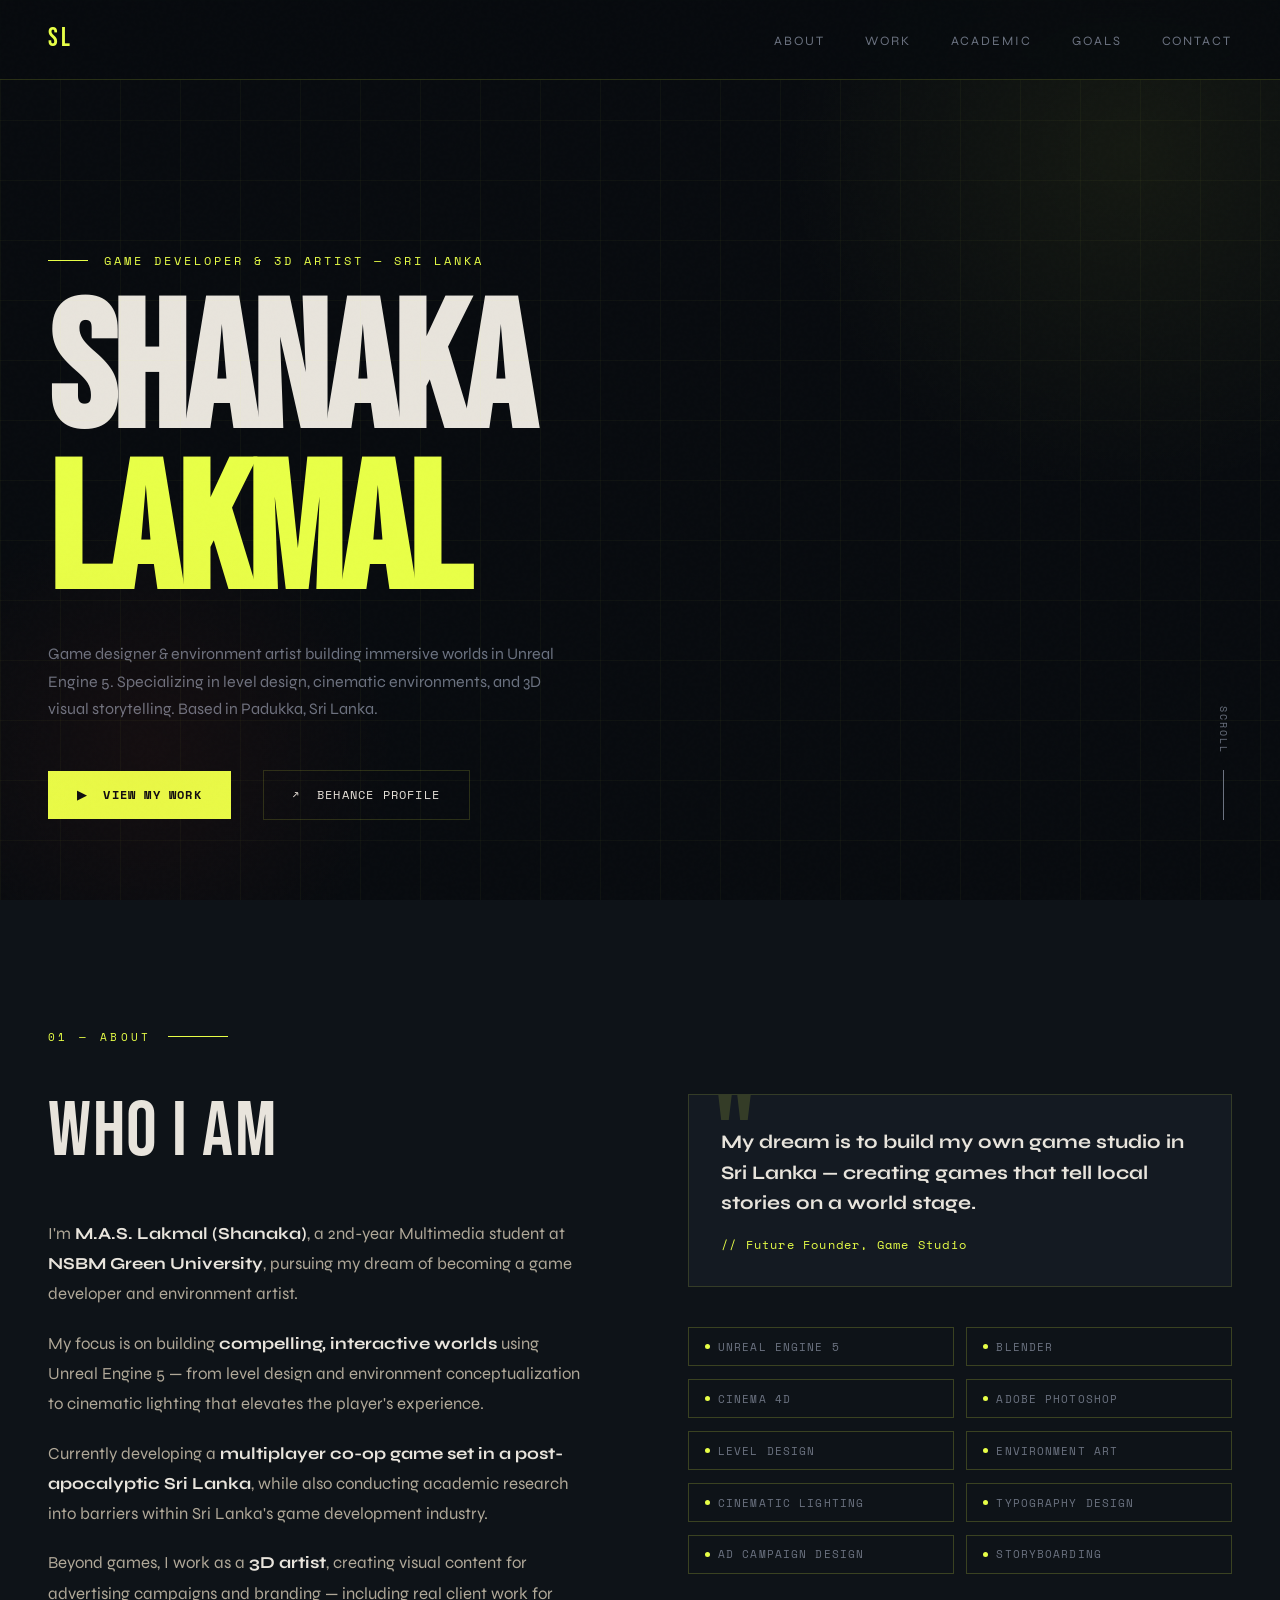
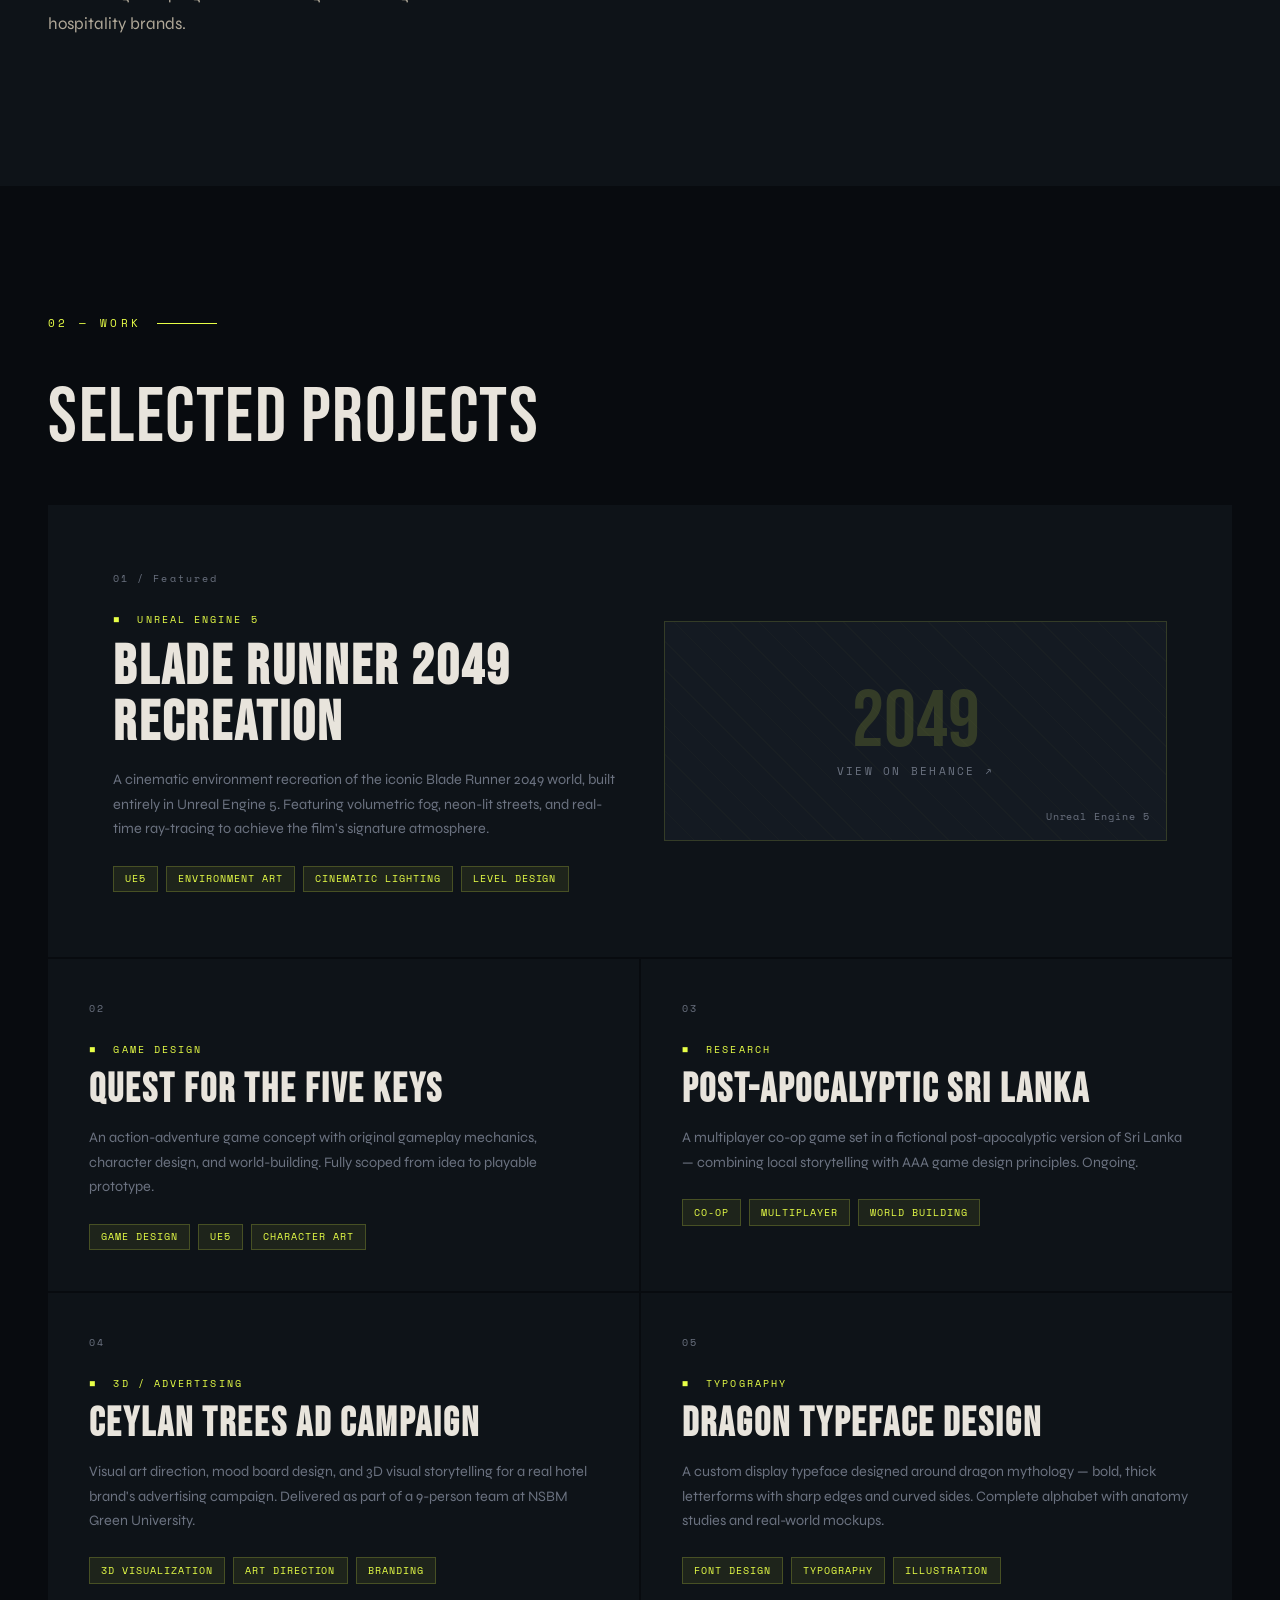
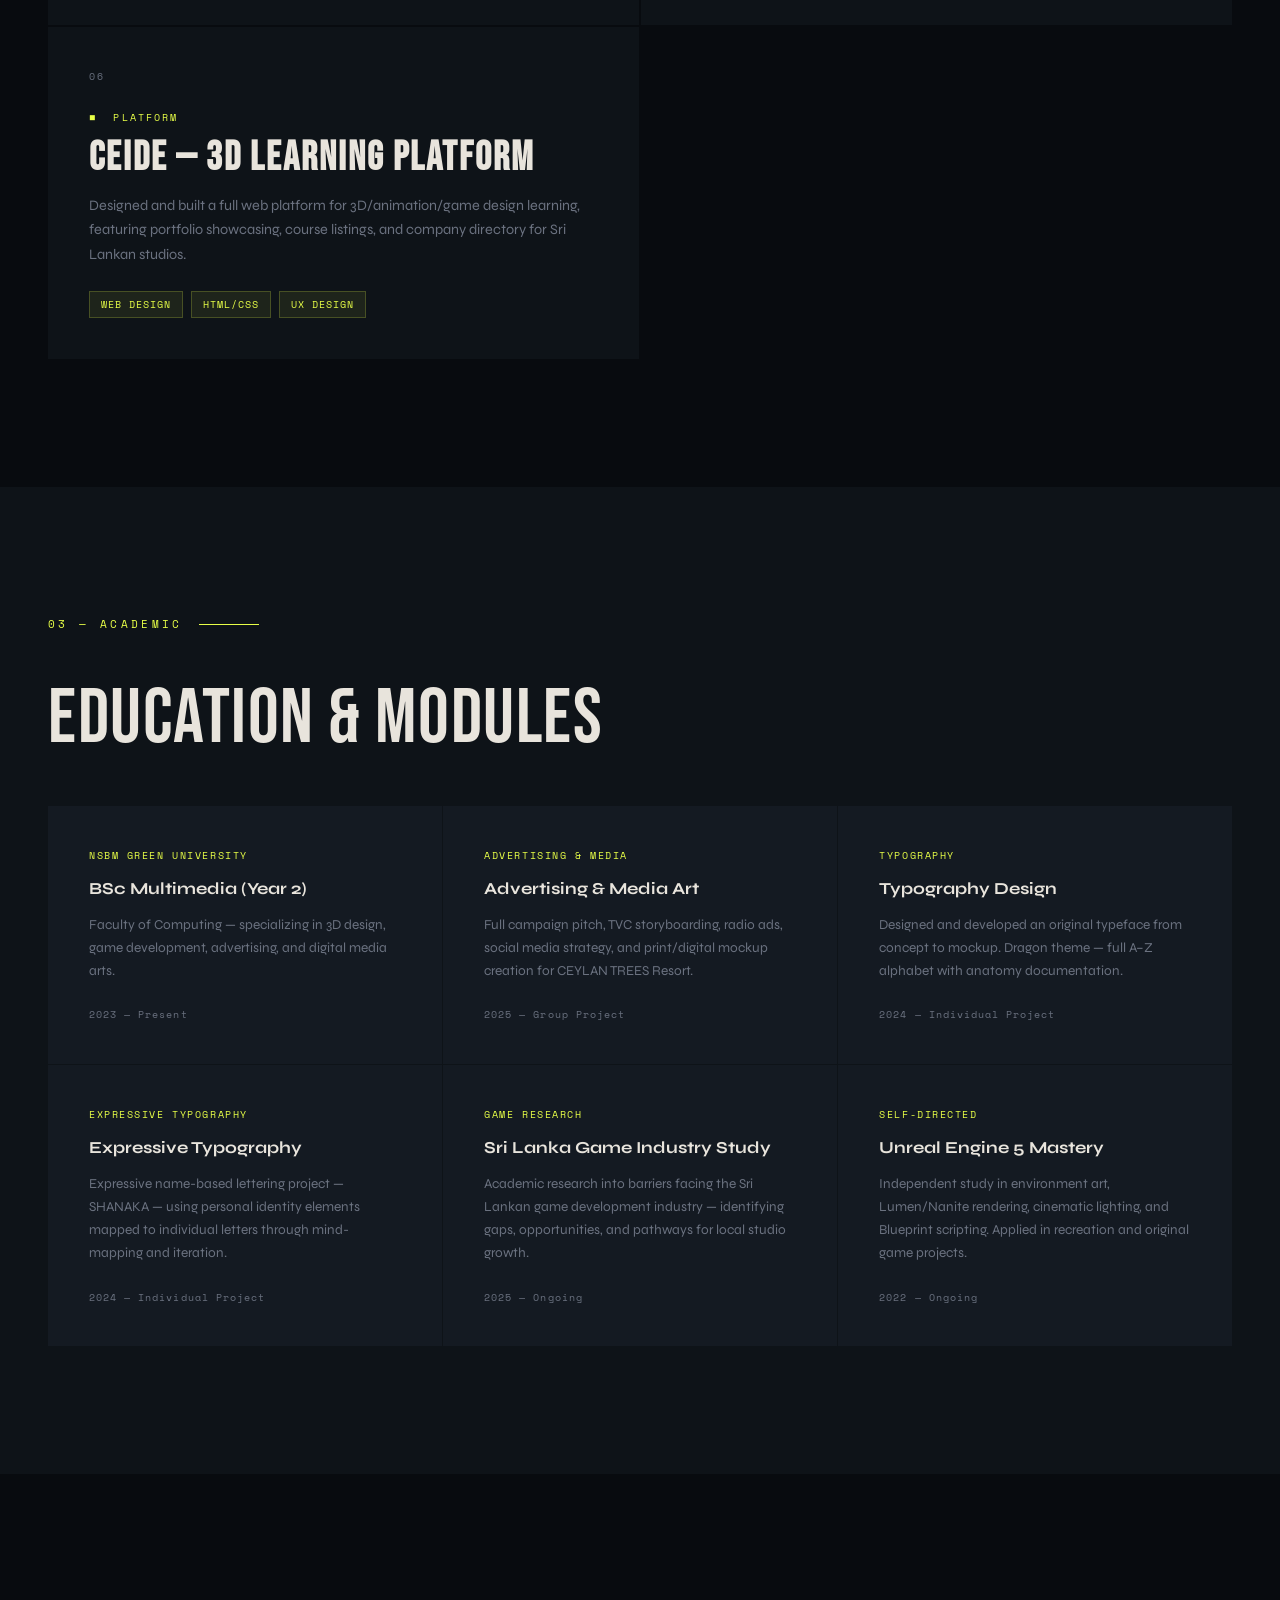
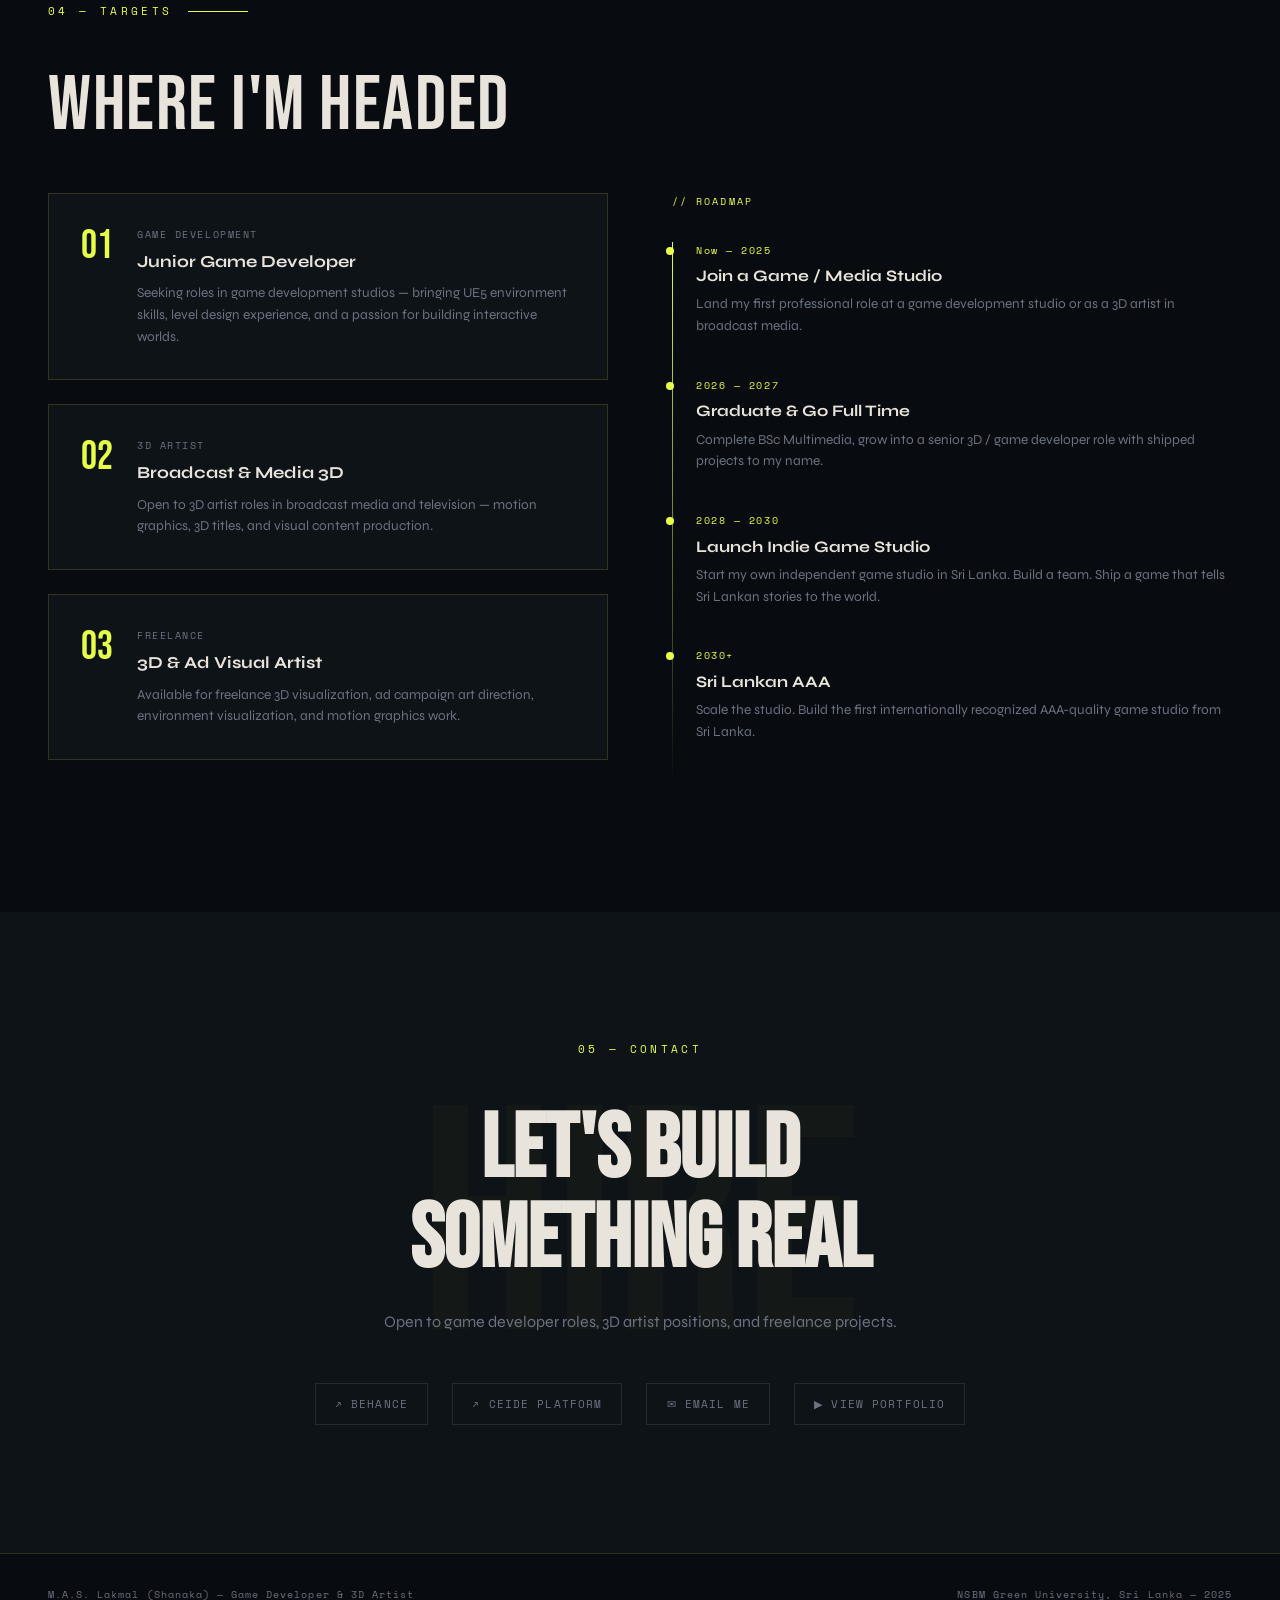
<file: Index.html>
<!DOCTYPE html>
<html lang="en">
<head>
<meta charset="UTF-8">
<meta name="viewport" content="width=device-width, initial-scale=1.0">
<title>Shanaka Lakmal — Game Developer & 3D Artist</title>
<link rel="preconnect" href="https://fonts.googleapis.com">
<link href="https://fonts.googleapis.com/css2?family=Bebas+Neue&family=Syne:wght@400;700;800&family=Space+Mono:ital,wght@0,400;0,700;1,400&display=swap" rel="stylesheet">
<style>
  :root {
    --bg: #080b0f;
    --bg2: #0e1318;
    --bg3: #141a22;
    --accent: #e8ff47;
    --accent2: #ff4b2b;
    --text: #e8e4dc;
    --muted: #6b7280;
    --border: rgba(232,255,71,0.15);
  }
  *, *::before, *::after { box-sizing: border-box; margin: 0; padding: 0; }
  html { scroll-behavior: smooth; }
  body {
    background: var(--bg);
    color: var(--text);
    font-family: 'Syne', sans-serif;
    font-size: 16px;
    line-height: 1.6;
    overflow-x: hidden;
  }

  /* NOISE TEXTURE OVERLAY */
  body::before {
    content: '';
    position: fixed;
    inset: 0;
    background-image: url("data:image/svg+xml,%3Csvg viewBox='0 0 256 256' xmlns='http://www.w3.org/2000/svg'%3E%3Cfilter id='noise'%3E%3CfeTurbulence type='fractalNoise' baseFrequency='0.9' numOctaves='4' stitchTiles='stitch'/%3E%3C/filter%3E%3Crect width='100%25' height='100%25' filter='url(%23noise)' opacity='0.03'/%3E%3C/svg%3E");
    pointer-events: none;
    z-index: 9999;
    opacity: 0.4;
  }

  /* NAV */
  nav {
    position: fixed;
    top: 0; left: 0; right: 0;
    z-index: 100;
    display: flex;
    justify-content: space-between;
    align-items: center;
    padding: 1.2rem 3rem;
    background: rgba(8,11,15,0.85);
    backdrop-filter: blur(12px);
    border-bottom: 1px solid var(--border);
  }
  .nav-logo {
    font-family: 'Bebas Neue', sans-serif;
    font-size: 1.6rem;
    letter-spacing: 0.1em;
    color: var(--accent);
    text-decoration: none;
  }
  .nav-links { display: flex; gap: 2.5rem; list-style: none; }
  .nav-links a {
    color: var(--muted);
    text-decoration: none;
    font-size: 0.8rem;
    letter-spacing: 0.15em;
    text-transform: uppercase;
    transition: color 0.2s;
  }
  .nav-links a:hover { color: var(--accent); }

  /* HERO */
  .hero {
    min-height: 100vh;
    display: flex;
    flex-direction: column;
    justify-content: flex-end;
    padding: 0 3rem 5rem;
    position: relative;
    overflow: hidden;
  }
  .hero-grid-bg {
    position: absolute;
    inset: 0;
    background-image:
      linear-gradient(rgba(232,255,71,0.03) 1px, transparent 1px),
      linear-gradient(90deg, rgba(232,255,71,0.03) 1px, transparent 1px);
    background-size: 60px 60px;
  }
  .hero-glow {
    position: absolute;
    top: -200px; right: -200px;
    width: 700px; height: 700px;
    background: radial-gradient(circle, rgba(232,255,71,0.06) 0%, transparent 70%);
    pointer-events: none;
  }
  .hero-glow2 {
    position: absolute;
    bottom: -100px; left: -100px;
    width: 500px; height: 500px;
    background: radial-gradient(circle, rgba(255,75,43,0.05) 0%, transparent 70%);
    pointer-events: none;
  }
  .hero-eyebrow {
    font-family: 'Space Mono', monospace;
    font-size: 0.75rem;
    letter-spacing: 0.25em;
    color: var(--accent);
    text-transform: uppercase;
    margin-bottom: 1.5rem;
    display: flex;
    align-items: center;
    gap: 1rem;
  }
  .hero-eyebrow::before {
    content: '';
    display: block;
    width: 40px;
    height: 1px;
    background: var(--accent);
  }
  .hero-name {
    font-family: 'Bebas Neue', sans-serif;
    font-size: clamp(5rem, 14vw, 13rem);
    line-height: 0.9;
    letter-spacing: -0.02em;
    color: var(--text);
  }
  .hero-name span { color: var(--accent); }
  .hero-subtitle {
    margin-top: 1.5rem;
    font-size: 1rem;
    color: var(--muted);
    max-width: 520px;
    line-height: 1.7;
  }
  .hero-bottom {
    display: flex;
    align-items: center;
    gap: 2rem;
    margin-top: 3rem;
    flex-wrap: wrap;
  }
  .btn-primary {
    display: inline-flex;
    align-items: center;
    gap: 0.6rem;
    background: var(--accent);
    color: #080b0f;
    font-family: 'Space Mono', monospace;
    font-size: 0.75rem;
    font-weight: 700;
    letter-spacing: 0.1em;
    text-transform: uppercase;
    padding: 0.9rem 1.8rem;
    text-decoration: none;
    transition: transform 0.2s, box-shadow 0.2s;
  }
  .btn-primary:hover { transform: translateY(-2px); box-shadow: 0 8px 30px rgba(232,255,71,0.25); }
  .btn-secondary {
    display: inline-flex;
    align-items: center;
    gap: 0.6rem;
    border: 1px solid var(--border);
    color: var(--text);
    font-family: 'Space Mono', monospace;
    font-size: 0.75rem;
    letter-spacing: 0.1em;
    text-transform: uppercase;
    padding: 0.9rem 1.8rem;
    text-decoration: none;
    transition: border-color 0.2s, color 0.2s;
  }
  .btn-secondary:hover { border-color: var(--accent); color: var(--accent); }
  .hero-scroll {
    position: absolute;
    right: 3rem;
    bottom: 5rem;
    writing-mode: vertical-lr;
    font-family: 'Space Mono', monospace;
    font-size: 0.65rem;
    letter-spacing: 0.2em;
    color: var(--muted);
    text-transform: uppercase;
    display: flex;
    align-items: center;
    gap: 1rem;
  }
  .hero-scroll::after {
    content: '';
    display: block;
    width: 1px;
    height: 50px;
    background: var(--muted);
    animation: scrollLine 1.5s ease-in-out infinite;
  }
  @keyframes scrollLine {
    0%, 100% { opacity: 0.3; transform: scaleY(1); }
    50% { opacity: 1; transform: scaleY(1.3); }
  }

  /* SECTION COMMON */
  section { padding: 8rem 3rem; }
  .section-label {
    font-family: 'Space Mono', monospace;
    font-size: 0.7rem;
    letter-spacing: 0.3em;
    text-transform: uppercase;
    color: var(--accent);
    margin-bottom: 3rem;
    display: flex;
    align-items: center;
    gap: 1rem;
  }
  .section-label::after {
    content: '';
    flex: 1;
    max-width: 60px;
    height: 1px;
    background: var(--accent);
  }
  .section-title {
    font-family: 'Bebas Neue', sans-serif;
    font-size: clamp(3rem, 6vw, 6rem);
    line-height: 1;
    letter-spacing: 0.02em;
    margin-bottom: 3rem;
  }

  /* ABOUT */
  .about { background: var(--bg2); }
  .about-inner {
    display: grid;
    grid-template-columns: 1fr 1fr;
    gap: 6rem;
    align-items: start;
  }
  .about-bio { font-size: 1.05rem; line-height: 1.8; color: #b0a898; }
  .about-bio p { margin-bottom: 1.2rem; }
  .about-bio strong { color: var(--text); }
  .about-dream {
    background: var(--bg3);
    border: 1px solid var(--border);
    padding: 2rem;
    position: relative;
    overflow: hidden;
  }
  .about-dream::before {
    content: '"';
    position: absolute;
    top: -1rem;
    left: 1.5rem;
    font-family: 'Bebas Neue', sans-serif;
    font-size: 8rem;
    color: var(--accent);
    opacity: 0.15;
    line-height: 1;
  }
  .dream-text {
    font-family: 'Syne', sans-serif;
    font-size: 1.2rem;
    font-weight: 700;
    line-height: 1.6;
    color: var(--text);
    position: relative;
    z-index: 1;
  }
  .dream-sub {
    margin-top: 1rem;
    font-family: 'Space Mono', monospace;
    font-size: 0.75rem;
    color: var(--accent);
    letter-spacing: 0.1em;
  }
  .skills-grid {
    margin-top: 2.5rem;
    display: grid;
    grid-template-columns: 1fr 1fr;
    gap: 0.8rem;
  }
  .skill-tag {
    font-family: 'Space Mono', monospace;
    font-size: 0.7rem;
    letter-spacing: 0.1em;
    text-transform: uppercase;
    padding: 0.6rem 1rem;
    border: 1px solid rgba(232,255,71,0.2);
    color: var(--muted);
    display: flex;
    align-items: center;
    gap: 0.5rem;
    transition: border-color 0.2s, color 0.2s;
  }
  .skill-tag:hover { border-color: var(--accent); color: var(--accent); }
  .skill-dot {
    width: 5px; height: 5px;
    background: var(--accent);
    border-radius: 50%;
    flex-shrink: 0;
  }

  /* WORK */
  .work { background: var(--bg); }
  .projects-grid {
    display: grid;
    grid-template-columns: 1fr 1fr;
    gap: 1.5px;
  }
  .project-card {
    background: var(--bg2);
    padding: 2.5rem;
    position: relative;
    overflow: hidden;
    cursor: pointer;
    text-decoration: none;
    color: inherit;
    display: block;
    transition: background 0.3s;
    border: 1px solid transparent;
  }
  .project-card:hover { background: var(--bg3); border-color: var(--border); }
  .project-card.featured {
    grid-column: 1 / -1;
    display: grid;
    grid-template-columns: 1fr 1fr;
    gap: 3rem;
    align-items: center;
    padding: 4rem;
  }
  .project-number {
    font-family: 'Space Mono', monospace;
    font-size: 0.65rem;
    color: var(--muted);
    letter-spacing: 0.2em;
    margin-bottom: 1.5rem;
  }
  .project-cat {
    font-family: 'Space Mono', monospace;
    font-size: 0.65rem;
    letter-spacing: 0.2em;
    text-transform: uppercase;
    color: var(--accent);
    margin-bottom: 0.8rem;
    display: flex;
    align-items: center;
    gap: 0.5rem;
  }
  .project-title {
    font-family: 'Bebas Neue', sans-serif;
    font-size: 2.5rem;
    letter-spacing: 0.05em;
    line-height: 1;
    margin-bottom: 1rem;
    color: var(--text);
  }
  .project-card.featured .project-title { font-size: 3.5rem; }
  .project-desc {
    font-size: 0.9rem;
    color: var(--muted);
    line-height: 1.7;
    margin-bottom: 1.5rem;
  }
  .project-tags {
    display: flex;
    flex-wrap: wrap;
    gap: 0.5rem;
  }
  .tag {
    font-family: 'Space Mono', monospace;
    font-size: 0.6rem;
    letter-spacing: 0.1em;
    text-transform: uppercase;
    padding: 0.3rem 0.7rem;
    background: rgba(232,255,71,0.07);
    color: var(--accent);
    border: 1px solid rgba(232,255,71,0.2);
  }
  .project-visual {
    background: var(--bg3);
    border: 1px solid var(--border);
    display: flex;
    align-items: center;
    justify-content: center;
    min-height: 220px;
    position: relative;
    overflow: hidden;
  }
  .project-visual .vis-icon {
    font-size: 4rem;
    opacity: 0.15;
  }
  .project-visual .vis-label {
    position: absolute;
    bottom: 1rem;
    right: 1rem;
    font-family: 'Space Mono', monospace;
    font-size: 0.6rem;
    color: var(--muted);
    letter-spacing: 0.1em;
  }
  .ue5-bg {
    position: absolute;
    inset: 0;
    background:
      repeating-linear-gradient(
        45deg,
        rgba(232,255,71,0.02) 0px,
        rgba(232,255,71,0.02) 1px,
        transparent 1px,
        transparent 20px
      );
  }

  /* ACADEMIC */
  .academic { background: var(--bg2); }
  .academic-grid {
    display: grid;
    grid-template-columns: repeat(3, 1fr);
    gap: 1.5px;
  }
  .academic-card {
    background: var(--bg3);
    padding: 2.5rem;
    border: 1px solid transparent;
    transition: border-color 0.2s;
  }
  .academic-card:hover { border-color: var(--border); }
  .academic-module {
    font-family: 'Space Mono', monospace;
    font-size: 0.65rem;
    color: var(--accent);
    letter-spacing: 0.15em;
    text-transform: uppercase;
    margin-bottom: 0.8rem;
  }
  .academic-title {
    font-family: 'Syne', sans-serif;
    font-size: 1.05rem;
    font-weight: 700;
    margin-bottom: 0.8rem;
    line-height: 1.4;
  }
  .academic-desc {
    font-size: 0.85rem;
    color: var(--muted);
    line-height: 1.7;
  }
  .academic-year {
    margin-top: 1.5rem;
    font-family: 'Space Mono', monospace;
    font-size: 0.65rem;
    color: var(--muted);
    letter-spacing: 0.1em;
  }

  /* GOALS */
  .goals { background: var(--bg); }
  .goals-inner {
    display: grid;
    grid-template-columns: 1fr 1fr;
    gap: 4rem;
    align-items: start;
  }
  .target-card {
    background: var(--bg2);
    border: 1px solid var(--border);
    padding: 2rem;
    display: flex;
    gap: 1.5rem;
    align-items: flex-start;
    transition: transform 0.2s;
    margin-bottom: 1.5rem;
  }
  .target-card:hover { transform: translateX(8px); }
  .target-num {
    font-family: 'Bebas Neue', sans-serif;
    font-size: 2.5rem;
    color: var(--accent);
    line-height: 1;
    flex-shrink: 0;
  }
  .target-content .target-label {
    font-family: 'Space Mono', monospace;
    font-size: 0.65rem;
    letter-spacing: 0.15em;
    text-transform: uppercase;
    color: var(--muted);
    margin-bottom: 0.4rem;
  }
  .target-content .target-name {
    font-family: 'Syne', sans-serif;
    font-size: 1.05rem;
    font-weight: 700;
    color: var(--text);
    margin-bottom: 0.4rem;
  }
  .target-content .target-desc {
    font-size: 0.85rem;
    color: var(--muted);
    line-height: 1.6;
  }
  .roadmap {
    position: relative;
    padding-left: 1.5rem;
  }
  .roadmap::before {
    content: '';
    position: absolute;
    left: 0; top: 0; bottom: 0;
    width: 1px;
    background: linear-gradient(to bottom, var(--accent), transparent);
  }
  .roadmap-item {
    padding-bottom: 2.5rem;
    position: relative;
  }
  .roadmap-item::before {
    content: '';
    position: absolute;
    left: -1.9rem;
    top: 5px;
    width: 8px; height: 8px;
    background: var(--accent);
    border-radius: 50%;
  }
  .roadmap-year {
    font-family: 'Space Mono', monospace;
    font-size: 0.65rem;
    letter-spacing: 0.15em;
    color: var(--accent);
    margin-bottom: 0.3rem;
  }
  .roadmap-title {
    font-family: 'Syne', sans-serif;
    font-weight: 700;
    font-size: 1rem;
    color: var(--text);
    margin-bottom: 0.3rem;
  }
  .roadmap-desc {
    font-size: 0.85rem;
    color: var(--muted);
    line-height: 1.6;
  }

  /* CONTACT */
  .contact {
    background: var(--bg2);
    text-align: center;
    padding: 8rem 3rem;
    position: relative;
    overflow: hidden;
  }
  .contact::before {
    content: 'HIRE';
    position: absolute;
    top: 50%;
    left: 50%;
    transform: translate(-50%, -50%);
    font-family: 'Bebas Neue', sans-serif;
    font-size: 25vw;
    color: rgba(232,255,71,0.025);
    white-space: nowrap;
    pointer-events: none;
    line-height: 1;
  }
  .contact .section-label { justify-content: center; }
  .contact .section-label::after { display: none; }
  .contact-cta {
    font-family: 'Bebas Neue', sans-serif;
    font-size: clamp(3rem, 7vw, 7rem);
    line-height: 1;
    margin-bottom: 1.5rem;
    position: relative;
    z-index: 1;
  }
  .contact-sub {
    font-size: 1rem;
    color: var(--muted);
    margin-bottom: 3rem;
    position: relative;
    z-index: 1;
  }
  .contact-links {
    display: flex;
    justify-content: center;
    gap: 1.5rem;
    flex-wrap: wrap;
    position: relative;
    z-index: 1;
  }
  .contact-link {
    display: flex;
    align-items: center;
    gap: 0.5rem;
    font-family: 'Space Mono', monospace;
    font-size: 0.7rem;
    letter-spacing: 0.1em;
    text-transform: uppercase;
    color: var(--muted);
    text-decoration: none;
    border: 1px solid rgba(255,255,255,0.1);
    padding: 0.7rem 1.2rem;
    transition: color 0.2s, border-color 0.2s;
  }
  .contact-link:hover { color: var(--accent); border-color: var(--accent); }

  /* FOOTER */
  footer {
    background: var(--bg);
    padding: 2rem 3rem;
    display: flex;
    justify-content: space-between;
    align-items: center;
    border-top: 1px solid var(--border);
  }
  footer p {
    font-family: 'Space Mono', monospace;
    font-size: 0.65rem;
    color: var(--muted);
    letter-spacing: 0.1em;
  }

  /* FADE IN */
  .fade-in {
    opacity: 0;
    transform: translateY(24px);
    transition: opacity 0.7s ease, transform 0.7s ease;
  }
  .fade-in.visible {
    opacity: 1;
    transform: translateY(0);
  }

  /* TYPEWRITER */
  .typewriter {
    border-right: 2px solid var(--accent);
    animation: blink 0.75s step-end infinite;
  }
  @keyframes blink { 0%,100%{border-color:var(--accent)} 50%{border-color:transparent} }

  @media (max-width: 768px) {
    nav { padding: 1rem 1.5rem; }
    .nav-links { display: none; }
    .hero { padding: 0 1.5rem 4rem; }
    section { padding: 5rem 1.5rem; }
    .about-inner, .goals-inner { grid-template-columns: 1fr; gap: 3rem; }
    .projects-grid { grid-template-columns: 1fr; }
    .project-card.featured { grid-template-columns: 1fr; }
    .academic-grid { grid-template-columns: 1fr; }
    footer { flex-direction: column; gap: 0.5rem; text-align: center; }
  }
</style>
</head>
<body>

<!-- NAV -->
<nav>
  <a class="nav-logo" href="#">SL</a>
  <ul class="nav-links">
    <li><a href="#about">About</a></li>
    <li><a href="#work">Work</a></li>
    <li><a href="#academic">Academic</a></li>
    <li><a href="#goals">Goals</a></li>
    <li><a href="#contact">Contact</a></li>
  </ul>
</nav>

<!-- HERO -->
<section class="hero" style="padding-top:0">
  <div class="hero-grid-bg"></div>
  <div class="hero-glow"></div>
  <div class="hero-glow2"></div>

  <div class="hero-eyebrow">
    Game Developer &amp; 3D Artist — Sri Lanka
  </div>

  <h1 class="hero-name">
    Shanaka<br><span>Lakmal</span>
  </h1>

  <p class="hero-subtitle">
    Game designer &amp; environment artist building immersive worlds in Unreal Engine 5. 
    Specializing in level design, cinematic environments, and 3D visual storytelling.
    Based in Padukka, Sri Lanka.
  </p>

  <div class="hero-bottom">
    <a href="#work" class="btn-primary">
      &#9654;&nbsp; View My Work
    </a>
    <a href="https://www.behance.net/shanakalakmal1" target="_blank" class="btn-secondary">
      &#8599;&nbsp; Behance Profile
    </a>
  </div>

  <div class="hero-scroll">Scroll</div>
</section>

<!-- ABOUT -->
<section class="about" id="about">
  <div class="section-label">01 — About</div>
  <div class="about-inner">
    <div>
      <div class="section-title">Who I Am</div>
      <div class="about-bio">
        <p>I'm <strong>M.A.S. Lakmal (Shanaka)</strong>, a 2nd-year Multimedia student at <strong>NSBM Green University</strong>, pursuing my dream of becoming a game developer and environment artist.</p>
        <p>My focus is on building <strong>compelling, interactive worlds</strong> using Unreal Engine 5 — from level design and environment conceptualization to cinematic lighting that elevates the player's experience.</p>
        <p>Currently developing a <strong>multiplayer co-op game set in a post-apocalyptic Sri Lanka</strong>, while also conducting academic research into barriers within Sri Lanka's game development industry.</p>
        <p>Beyond games, I work as a <strong>3D artist</strong>, creating visual content for advertising campaigns and branding — including real client work for hospitality brands.</p>
      </div>
    </div>
    <div>
      <div class="about-dream">
        <p class="dream-text">
          My dream is to build my own game studio in Sri Lanka — creating games that tell local stories on a world stage.
        </p>
        <p class="dream-sub">// Future Founder, Game Studio</p>
      </div>
      <div class="skills-grid">
        <div class="skill-tag"><span class="skill-dot"></span> Unreal Engine 5</div>
        <div class="skill-tag"><span class="skill-dot"></span> Blender</div>
        <div class="skill-tag"><span class="skill-dot"></span> Cinema 4D</div>
        <div class="skill-tag"><span class="skill-dot"></span> Adobe Photoshop</div>
        <div class="skill-tag"><span class="skill-dot"></span> Level Design</div>
        <div class="skill-tag"><span class="skill-dot"></span> Environment Art</div>
        <div class="skill-tag"><span class="skill-dot"></span> Cinematic Lighting</div>
        <div class="skill-tag"><span class="skill-dot"></span> Typography Design</div>
        <div class="skill-tag"><span class="skill-dot"></span> Ad Campaign Design</div>
        <div class="skill-tag"><span class="skill-dot"></span> Storyboarding</div>
      </div>
    </div>
  </div>
</section>

<!-- WORK -->
<section class="work" id="work">
  <div class="section-label">02 — Work</div>
  <div class="section-title">Selected Projects</div>

  <div class="projects-grid">

    <!-- FEATURED -->
    <a href="https://www.behance.net/shanakalakmal1" target="_blank" class="project-card featured">
      <div>
        <div class="project-number">01 / Featured</div>
        <div class="project-cat">&#9632;&nbsp; Unreal Engine 5</div>
        <h3 class="project-title">Blade Runner 2049<br>Recreation</h3>
        <p class="project-desc">
          A cinematic environment recreation of the iconic Blade Runner 2049 world, built entirely in Unreal Engine 5. Featuring volumetric fog, neon-lit streets, and real-time ray-tracing to achieve the film's signature atmosphere.
        </p>
        <div class="project-tags">
          <span class="tag">UE5</span>
          <span class="tag">Environment Art</span>
          <span class="tag">Cinematic Lighting</span>
          <span class="tag">Level Design</span>
        </div>
      </div>
      <div class="project-visual">
        <div class="ue5-bg"></div>
        <div style="text-align:center; position:relative; z-index:1; padding:2rem;">
          <div style="font-family:'Bebas Neue',sans-serif;font-size:5rem;color:rgba(232,255,71,0.15);line-height:1;">2049</div>
          <div style="font-family:'Space Mono',monospace;font-size:0.7rem;color:var(--muted);letter-spacing:0.2em;">VIEW ON BEHANCE &#8599;</div>
        </div>
        <div class="vis-label">Unreal Engine 5</div>
      </div>
    </a>

    <!-- CARD 2 -->
    <a href="https://www.behance.net/shanakalakmal1" target="_blank" class="project-card">
      <div class="project-number">02</div>
      <div class="project-cat">&#9632;&nbsp; Game Design</div>
      <h3 class="project-title">Quest for the Five Keys</h3>
      <p class="project-desc">
        An action-adventure game concept with original gameplay mechanics, character design, and world-building. Fully scoped from idea to playable prototype.
      </p>
      <div class="project-tags">
        <span class="tag">Game Design</span>
        <span class="tag">UE5</span>
        <span class="tag">Character Art</span>
      </div>
    </a>

    <!-- CARD 3 -->
    <a href="https://www.behance.net/shanakalakmal1" target="_blank" class="project-card">
      <div class="project-number">03</div>
      <div class="project-cat">&#9632;&nbsp; Research</div>
      <h3 class="project-title">Post-Apocalyptic Sri Lanka</h3>
      <p class="project-desc">
        A multiplayer co-op game set in a fictional post-apocalyptic version of Sri Lanka — combining local storytelling with AAA game design principles. Ongoing.
      </p>
      <div class="project-tags">
        <span class="tag">Co-op</span>
        <span class="tag">Multiplayer</span>
        <span class="tag">World Building</span>
      </div>
    </a>

    <!-- CARD 4 -->
    <div class="project-card">
      <div class="project-number">04</div>
      <div class="project-cat">&#9632;&nbsp; 3D / Advertising</div>
      <h3 class="project-title">CEYLAN TREES Ad Campaign</h3>
      <p class="project-desc">
        Visual art direction, mood board design, and 3D visual storytelling for a real hotel brand's advertising campaign. Delivered as part of a 9-person team at NSBM Green University.
      </p>
      <div class="project-tags">
        <span class="tag">3D Visualization</span>
        <span class="tag">Art Direction</span>
        <span class="tag">Branding</span>
      </div>
    </div>

    <!-- CARD 5 -->
    <div class="project-card">
      <div class="project-number">05</div>
      <div class="project-cat">&#9632;&nbsp; Typography</div>
      <h3 class="project-title">Dragon Typeface Design</h3>
      <p class="project-desc">
        A custom display typeface designed around dragon mythology — bold, thick letterforms with sharp edges and curved sides. Complete alphabet with anatomy studies and real-world mockups.
      </p>
      <div class="project-tags">
        <span class="tag">Font Design</span>
        <span class="tag">Typography</span>
        <span class="tag">Illustration</span>
      </div>
    </div>

    <!-- CARD 6 -->
    <div class="project-card">
      <div class="project-number">06</div>
      <div class="project-cat">&#9632;&nbsp; Platform</div>
      <h3 class="project-title">CEIDE — 3D Learning Platform</h3>
      <p class="project-desc">
        Designed and built a full web platform for 3D/animation/game design learning, featuring portfolio showcasing, course listings, and company directory for Sri Lankan studios.
      </p>
      <div class="project-tags">
        <span class="tag">Web Design</span>
        <span class="tag">HTML/CSS</span>
        <span class="tag">UX Design</span>
      </div>
    </div>

  </div>
</section>

<!-- ACADEMIC -->
<section class="academic" id="academic">
  <div class="section-label">03 — Academic</div>
  <div class="section-title">Education &amp; Modules</div>

  <div class="academic-grid">
    <div class="academic-card">
      <div class="academic-module">NSBM Green University</div>
      <h3 class="academic-title">BSc Multimedia (Year 2)</h3>
      <p class="academic-desc">Faculty of Computing — specializing in 3D design, game development, advertising, and digital media arts.</p>
      <div class="academic-year">2023 — Present</div>
    </div>
    <div class="academic-card">
      <div class="academic-module">Advertising &amp; Media</div>
      <h3 class="academic-title">Advertising &amp; Media Art</h3>
      <p class="academic-desc">Full campaign pitch, TVC storyboarding, radio ads, social media strategy, and print/digital mockup creation for CEYLAN TREES Resort.</p>
      <div class="academic-year">2025 — Group Project</div>
    </div>
    <div class="academic-card">
      <div class="academic-module">Typography</div>
      <h3 class="academic-title">Typography Design</h3>
      <p class="academic-desc">Designed and developed an original typeface from concept to mockup. Dragon theme — full A–Z alphabet with anatomy documentation.</p>
      <div class="academic-year">2024 — Individual Project</div>
    </div>
    <div class="academic-card">
      <div class="academic-module">Expressive Typography</div>
      <h3 class="academic-title">Expressive Typography</h3>
      <p class="academic-desc">Expressive name-based lettering project — SHANAKA — using personal identity elements mapped to individual letters through mind-mapping and iteration.</p>
      <div class="academic-year">2024 — Individual Project</div>
    </div>
    <div class="academic-card">
      <div class="academic-module">Game Research</div>
      <h3 class="academic-title">Sri Lanka Game Industry Study</h3>
      <p class="academic-desc">Academic research into barriers facing the Sri Lankan game development industry — identifying gaps, opportunities, and pathways for local studio growth.</p>
      <div class="academic-year">2025 — Ongoing</div>
    </div>
    <div class="academic-card">
      <div class="academic-module">Self-Directed</div>
      <h3 class="academic-title">Unreal Engine 5 Mastery</h3>
      <p class="academic-desc">Independent study in environment art, Lumen/Nanite rendering, cinematic lighting, and Blueprint scripting. Applied in recreation and original game projects.</p>
      <div class="academic-year">2022 — Ongoing</div>
    </div>
  </div>
</section>

<!-- GOALS -->
<section class="goals" id="goals">
  <div class="section-label">04 — Targets</div>
  <div class="section-title">Where I'm Headed</div>
  <div class="goals-inner">
    <div>
      <div class="target-card">
        <div class="target-num">01</div>
        <div class="target-content">
          <div class="target-label">Game Development</div>
          <div class="target-name">Junior Game Developer</div>
          <div class="target-desc">Seeking roles in game development studios — bringing UE5 environment skills, level design experience, and a passion for building interactive worlds.</div>
        </div>
      </div>
      <div class="target-card">
        <div class="target-num">02</div>
        <div class="target-content">
          <div class="target-label">3D Artist</div>
          <div class="target-name">Broadcast &amp; Media 3D</div>
          <div class="target-desc">Open to 3D artist roles in broadcast media and television — motion graphics, 3D titles, and visual content production.</div>
        </div>
      </div>
      <div class="target-card">
        <div class="target-num">03</div>
        <div class="target-content">
          <div class="target-label">Freelance</div>
          <div class="target-name">3D &amp; Ad Visual Artist</div>
          <div class="target-desc">Available for freelance 3D visualization, ad campaign art direction, environment visualization, and motion graphics work.</div>
        </div>
      </div>
    </div>
    <div>
      <div style="font-family:'Space Mono',monospace;font-size:0.65rem;color:var(--accent);letter-spacing:0.2em;text-transform:uppercase;margin-bottom:2rem;">// Roadmap</div>
      <div class="roadmap">
        <div class="roadmap-item">
          <div class="roadmap-year">Now — 2025</div>
          <div class="roadmap-title">Join a Game / Media Studio</div>
          <div class="roadmap-desc">Land my first professional role at a game development studio or as a 3D artist in broadcast media.</div>
        </div>
        <div class="roadmap-item">
          <div class="roadmap-year">2026 — 2027</div>
          <div class="roadmap-title">Graduate &amp; Go Full Time</div>
          <div class="roadmap-desc">Complete BSc Multimedia, grow into a senior 3D / game developer role with shipped projects to my name.</div>
        </div>
        <div class="roadmap-item">
          <div class="roadmap-year">2028 — 2030</div>
          <div class="roadmap-title">Launch Indie Game Studio</div>
          <div class="roadmap-desc">Start my own independent game studio in Sri Lanka. Build a team. Ship a game that tells Sri Lankan stories to the world.</div>
        </div>
        <div class="roadmap-item">
          <div class="roadmap-year">2030+</div>
          <div class="roadmap-title">Sri Lankan AAA</div>
          <div class="roadmap-desc">Scale the studio. Build the first internationally recognized AAA-quality game studio from Sri Lanka.</div>
        </div>
      </div>
    </div>
  </div>
</section>

<!-- CONTACT -->
<section class="contact" id="contact">
  <div class="section-label">05 — Contact</div>
  <h2 class="contact-cta">Let's Build<br>Something Real</h2>
  <p class="contact-sub">Open to game developer roles, 3D artist positions, and freelance projects.</p>
  <div class="contact-links">
    <a href="https://www.behance.net/shanakalakmal1" target="_blank" class="contact-link">
      &#8599; Behance
    </a>
    <a href="https://lakmalmas.github.io/index.html" target="_blank" class="contact-link">
      &#8599; CEIDE Platform
    </a>
    <a href="mailto:shanaka@example.com" class="contact-link">
      &#9993; Email Me
    </a>
    <a href="#work" class="contact-link">
      &#9654; View Portfolio
    </a>
  </div>
</section>

<!-- FOOTER -->
<footer>
  <p>M.A.S. Lakmal (Shanaka) — Game Developer &amp; 3D Artist</p>
  <p>NSBM Green University, Sri Lanka — 2025</p>
</footer>

<script>
  const observer = new IntersectionObserver((entries) => {
    entries.forEach(e => {
      if (e.isIntersecting) {
        e.target.classList.add('visible');
      }
    });
  }, { threshold: 0.1 });

  document.querySelectorAll('.project-card, .academic-card, .target-card, .about-dream, .roadmap-item').forEach(el => {
    el.classList.add('fade-in');
    observer.observe(el);
  });
</script>
</body>
</html>
</file>
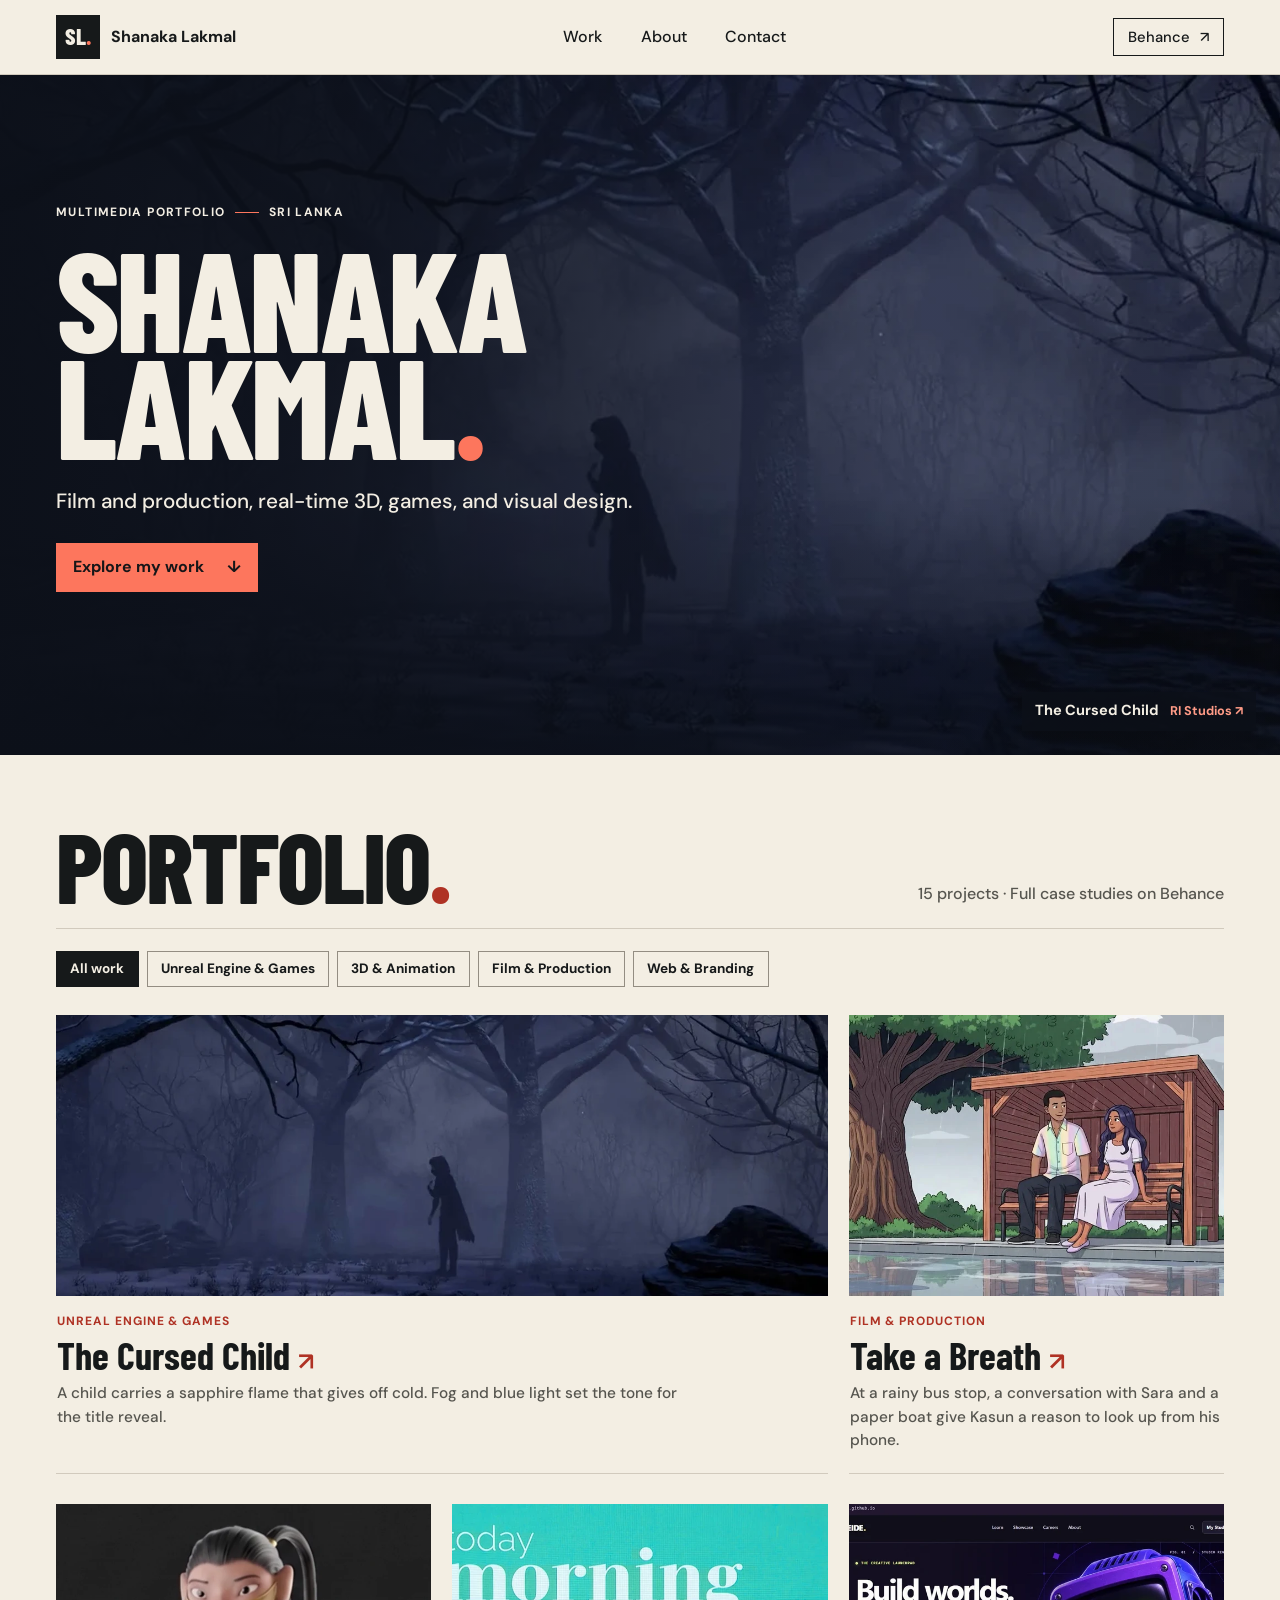
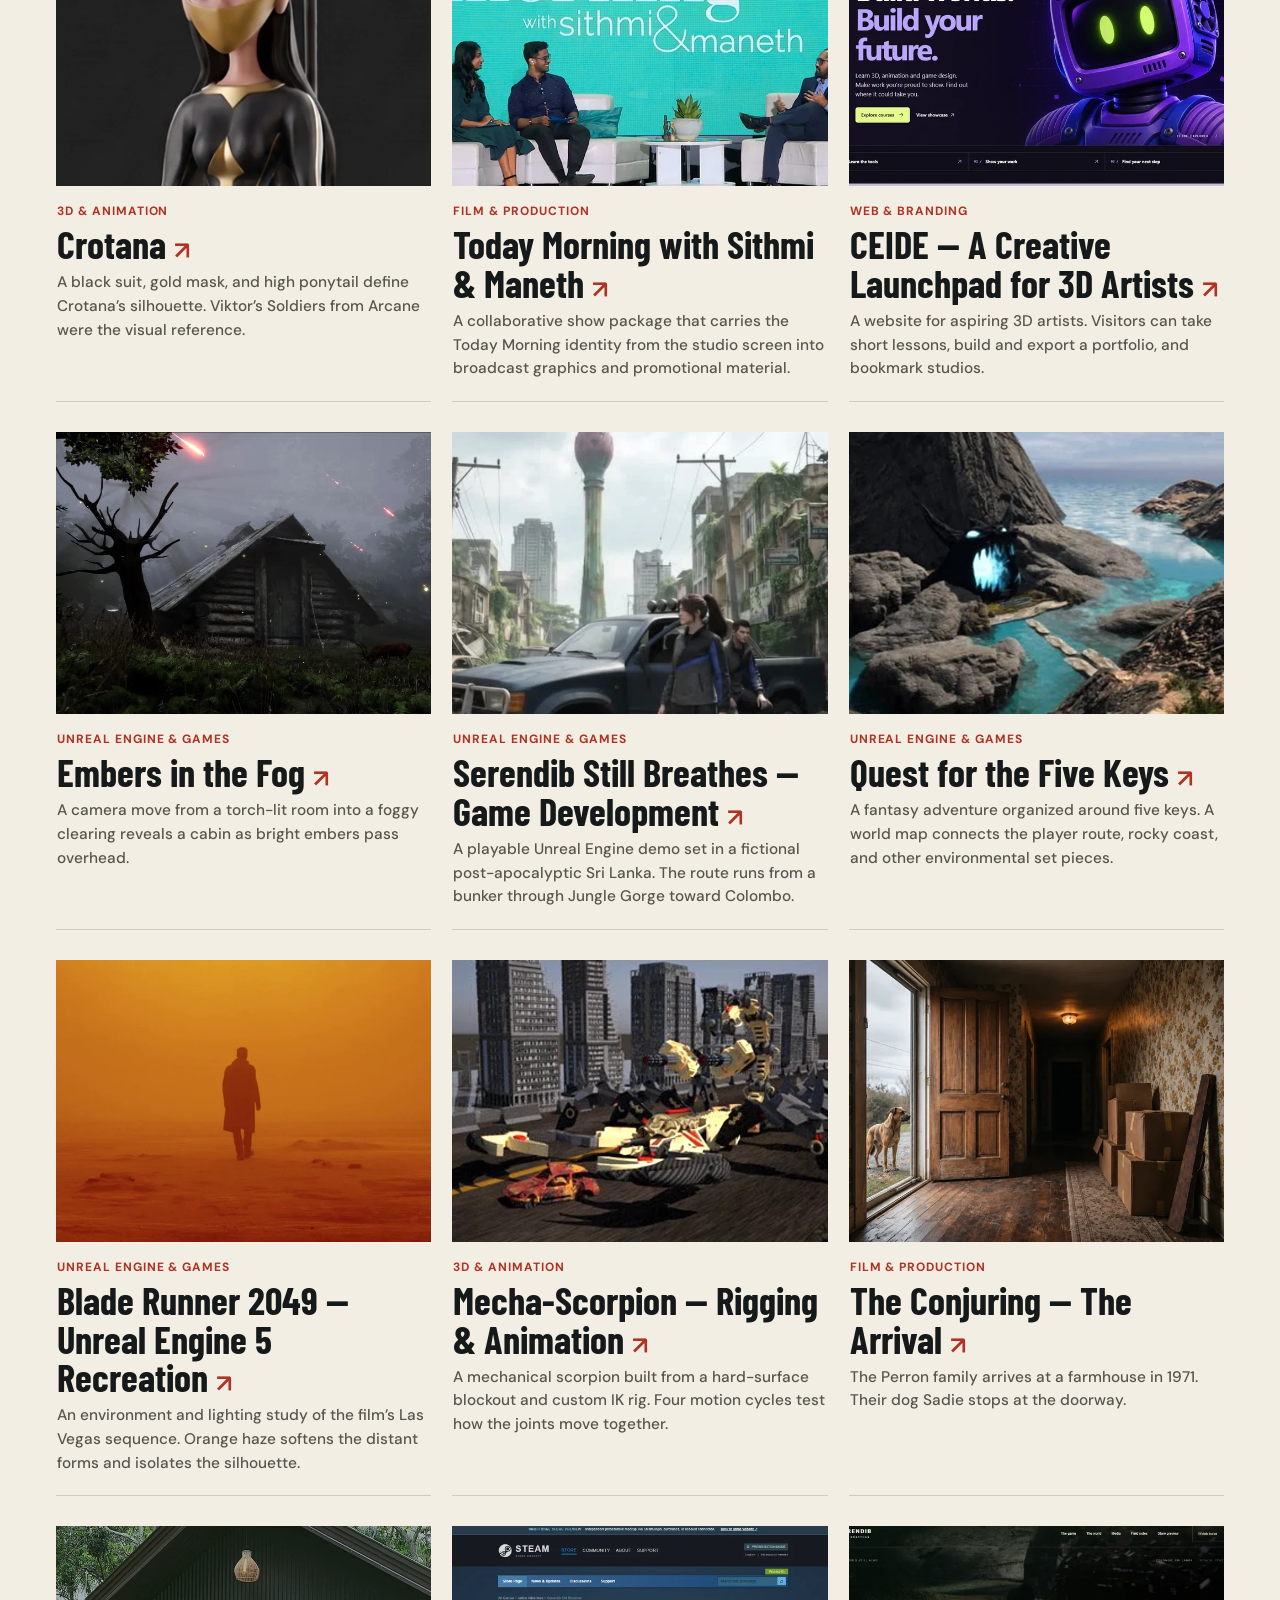
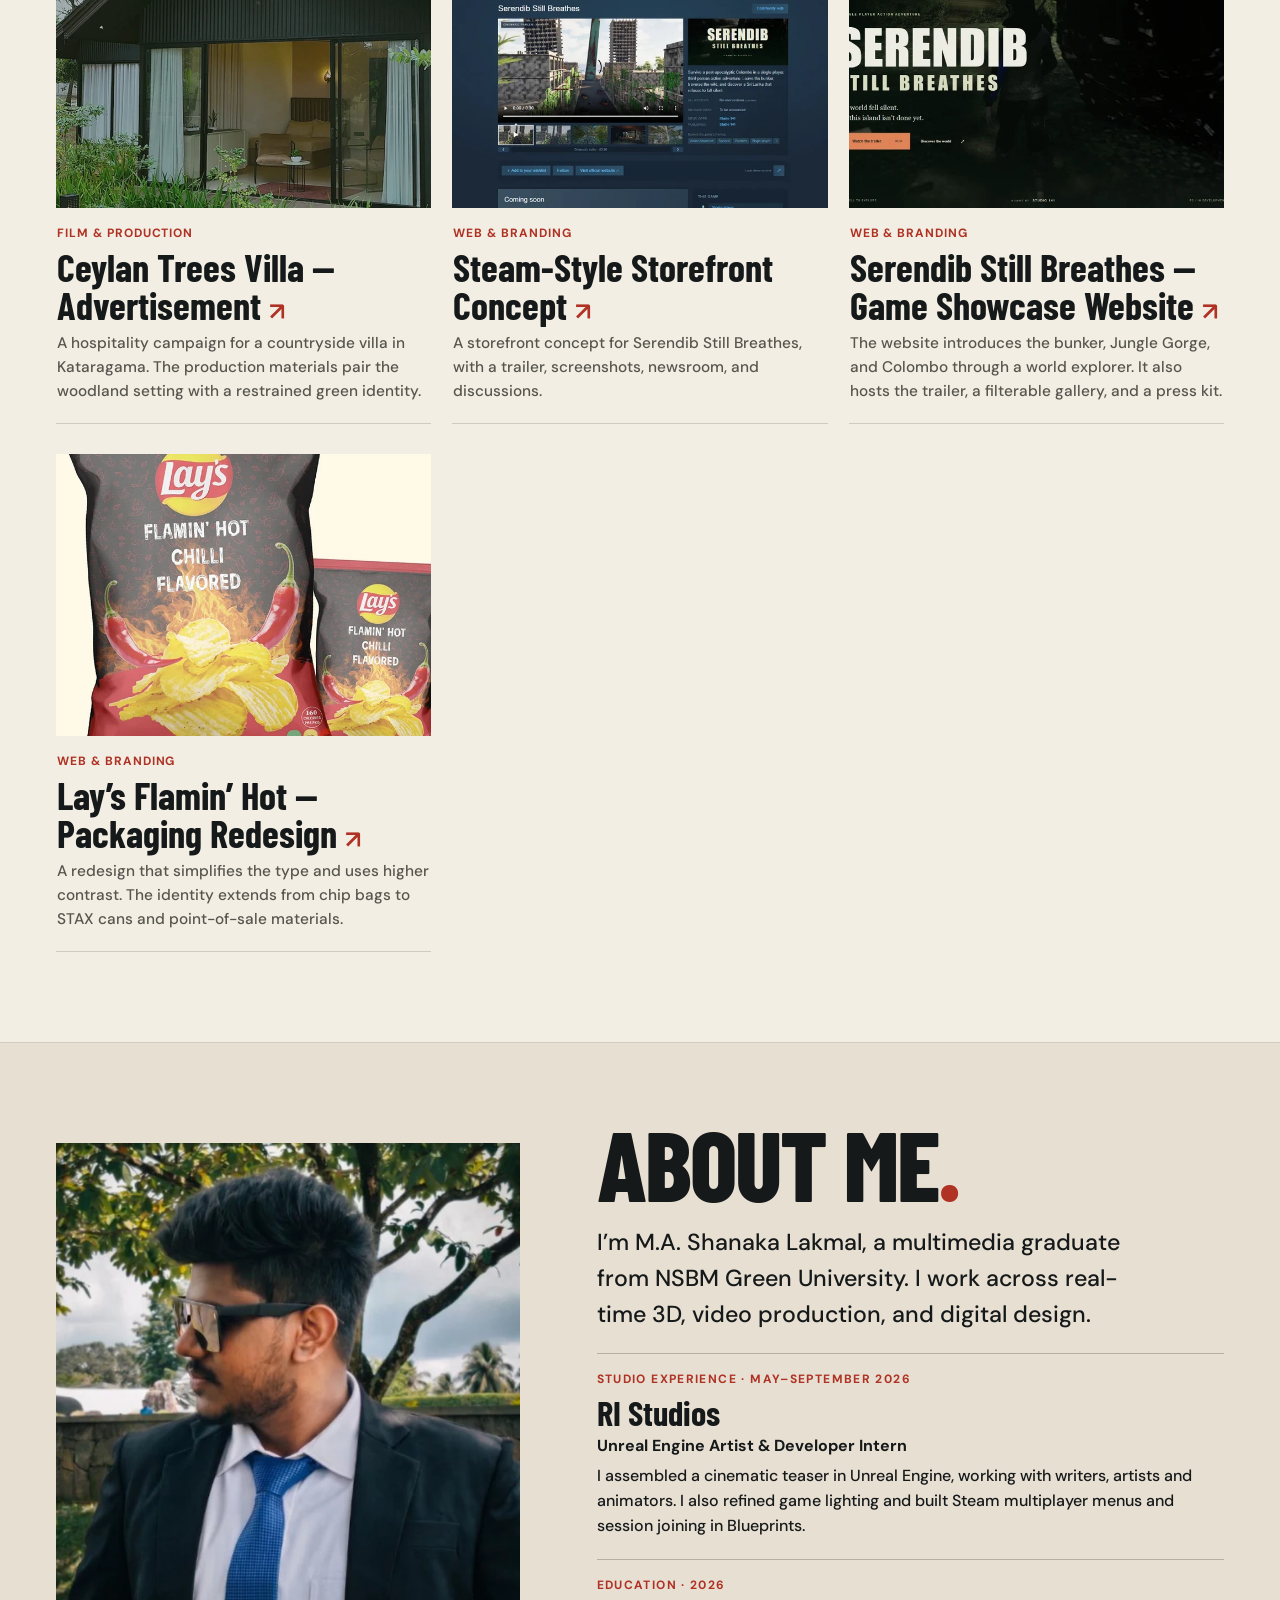
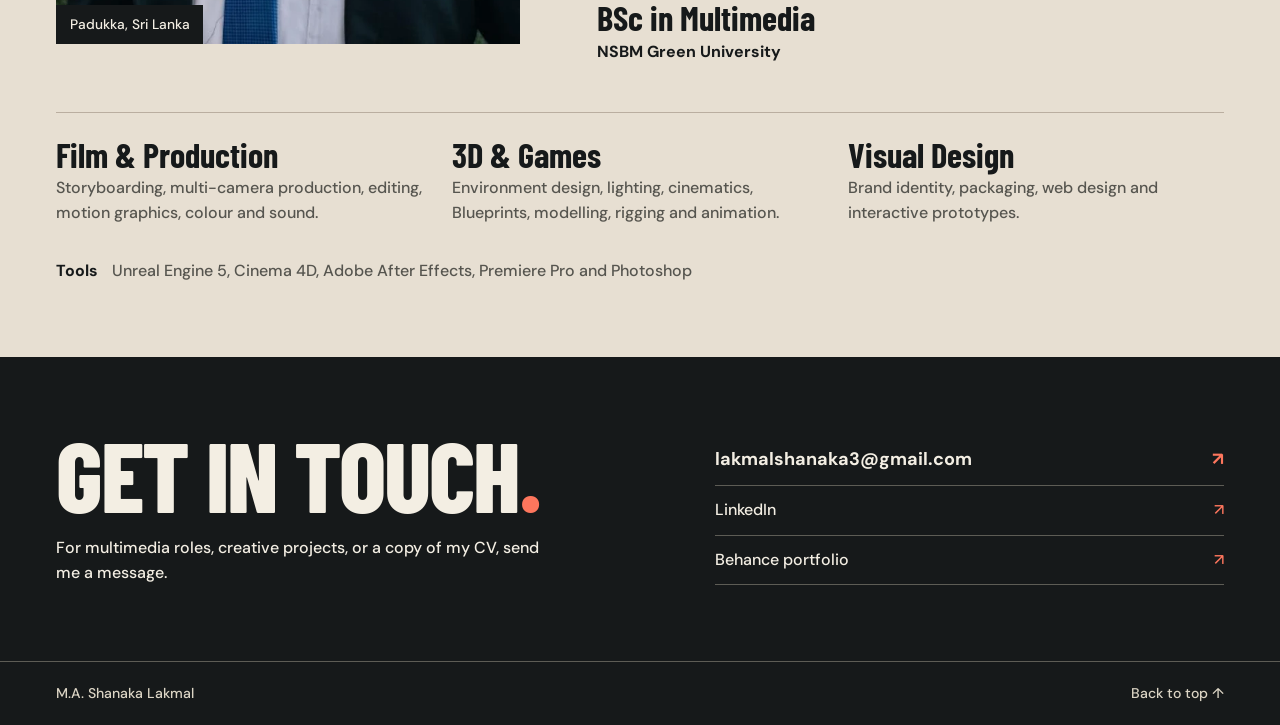
<file: multimedia/index.html>
<!doctype html>
<html lang="en">
<head>
  <meta charset="utf-8">
  <meta name="viewport" content="width=device-width, initial-scale=1">
  <meta name="theme-color" content="#f3eee3">
  <meta name="description" content="Multimedia portfolio of M.A. Shanaka Lakmal, Sri Lanka. Film and production, real-time 3D, games, web design and branding.">
  <meta property="og:title" content="Shanaka Lakmal · Multimedia Portfolio">
  <meta property="og:description" content="Projects in film and production, real-time 3D, games, web design and branding.">
  <link rel="icon" href="assets/favicon.svg" type="image/svg+xml">
  <title>Shanaka Lakmal · Multimedia Portfolio</title>
  <link rel="preconnect" href="https://fonts.googleapis.com">
  <link rel="preconnect" href="https://fonts.gstatic.com" crossorigin>
  <link href="https://fonts.googleapis.com/css2?family=Barlow+Condensed:wght@600;700;800&family=DM+Sans:wght@400;500;600;700&display=swap" rel="stylesheet">
  <link rel="stylesheet" href="styles.css">
  <script src="portfolio.js" defer></script>
</head>
<body>
  <a class="skip" href="#main">Skip to content</a>
  <header class="site-header">
    <div class="shell header-inner">
      <a class="brand" href="#top" aria-label="Shanaka Lakmal, home"><span class="monogram">SL<span>.</span></span><span class="brand-name">Shanaka Lakmal</span></a>
      <nav aria-label="Main navigation">
        <a href="#work">Work</a>
        <a href="#about">About</a>
        <a href="#contact">Contact</a>
      </nav>
      <a class="header-link" href="https://www.behance.net/gallery/258587207/Shanaka-Lakmal-Creative-Portfolio">Behance <span aria-hidden="true">↗</span></a>
    </div>
  </header>
  <main id="main">
    <section class="hero" id="top" aria-labelledby="hero-title">
      <picture class="hero-picture">
        <source media="(max-width: 700px)" srcset="assets/hero-mobile.webp">
        <img src="assets/hero.webp" width="1760" height="760" fetchpriority="high" alt="A small figure in a blue-lit forest from The Cursed Child">
      </picture>
      <div class="hero-shade"></div>
      <div class="shell hero-inner">
        <p class="eyebrow">Multimedia portfolio <span></span> Sri Lanka</p>
        <h1 id="hero-title">Shanaka<br>Lakmal<span>.</span></h1>
        <p class="hero-copy">Film and production, real-time 3D, games, and visual design.</p>
        <a class="button button-primary" href="#work">Explore my work <span aria-hidden="true">↓</span></a>
      </div>
      <a class="hero-credit" href="https://www.behance.net/gallery/258582657/The-Cursed-Child-Unreal-Engine-Cinematic-Teaser">The Cursed Child <span>RI Studios ↗</span></a>
    </section>

    <section class="work shell" id="work" aria-labelledby="work-title">
      <div class="section-heading">
        <h2 id="work-title">Portfolio<span>.</span></h2>
        <p><span id="project-count" aria-live="polite">15 projects</span> <span class="section-note">· Full case studies on Behance</span></p>
      </div>
      <div class="filters" role="group" aria-label="Filter projects" hidden>
        <button type="button" data-filter="all" aria-pressed="true">All work</button>
        <button type="button" data-filter="realtime" aria-pressed="false">Unreal Engine &amp; Games</button>
        <button type="button" data-filter="characters" aria-pressed="false">3D &amp; Animation</button>
        <button type="button" data-filter="production" aria-pressed="false">Film &amp; Production</button>
        <button type="button" data-filter="design" aria-pressed="false">Web &amp; Branding</button>
      </div>
      <div class="gallery" id="gallery">
        <article class="project featured" data-group="realtime">
    <a class="project-media" href="https://www.behance.net/gallery/258582657/The-Cursed-Child-Unreal-Engine-Cinematic-Teaser" aria-label="View The Cursed Child on Behance"><img src="assets/project-01.webp" alt="A child among the shadowed trees in a frozen forest" width="1160" height="540" loading="lazy"></a>
    <div class="project-copy">
      <p class="eyebrow">Unreal Engine &amp; Games</p>
      <h3><a href="https://www.behance.net/gallery/258582657/The-Cursed-Child-Unreal-Engine-Cinematic-Teaser">The Cursed Child <span aria-hidden="true">↗</span></a></h3>
      <p>A child carries a sapphire flame that gives off cold. Fog and blue light set the tone for the title reveal.</p>
    </div>
  </article>
        <article class="project" data-group="production">
    <a class="project-media" href="https://www.behance.net/gallery/258563597/Take-a-Breath-Experimental-Ai-Production" aria-label="View Take a Breath on Behance"><img src="assets/project-02.webp" alt="Kasun and Sara sit in a rainy bus shelter" width="790" height="510" loading="lazy"></a>
    <div class="project-copy">
      <p class="eyebrow">Film &amp; Production</p>
      <h3><a href="https://www.behance.net/gallery/258563597/Take-a-Breath-Experimental-Ai-Production">Take a Breath <span aria-hidden="true">↗</span></a></h3>
      <p>At a rainy bus stop, a conversation with Sara and a paper boat give Kasun a reason to look up from his phone.</p>
    </div>
  </article>
        <article class="project" data-group="characters">
    <a class="project-media" href="https://www.behance.net/gallery/258579939/Crotana-3D-Character-Study" aria-label="View Crotana on Behance"><img src="assets/project-03.webp" alt="Finished full-body Crotana model in black and gold" width="790" height="510" loading="lazy"></a>
    <div class="project-copy">
      <p class="eyebrow">3D &amp; Animation</p>
      <h3><a href="https://www.behance.net/gallery/258579939/Crotana-3D-Character-Study">Crotana <span aria-hidden="true">↗</span></a></h3>
      <p>A black suit, gold mask, and high ponytail define Crotana’s silhouette. Viktor’s Soldiers from Arcane were the visual reference.</p>
    </div>
  </article>
        <article class="project" data-group="production">
    <a class="project-media" href="https://www.behance.net/gallery/247033019/Multi-Camera-TV-Show-Branding-Production-Package" aria-label="View Today Morning with Sithmi &amp; Maneth on Behance"><img src="assets/project-04.webp" alt="Hosts and guest on the Today Morning set" width="790" height="510" loading="lazy"></a>
    <div class="project-copy">
      <p class="eyebrow">Film &amp; Production</p>
      <h3><a href="https://www.behance.net/gallery/247033019/Multi-Camera-TV-Show-Branding-Production-Package">Today Morning with Sithmi &amp; Maneth <span aria-hidden="true">↗</span></a></h3>
      <p>A collaborative show package that carries the Today Morning identity from the studio screen into broadcast graphics and promotional material.</p>
    </div>
  </article>
        <article class="project" data-group="design">
    <a class="project-media" href="https://www.behance.net/gallery/258579467/CEIDE-A-Creative-Launchpad-for-3D-Artists" aria-label="View CEIDE — A Creative Launchpad for 3D Artists on Behance"><img src="assets/project-05.webp" alt="CEIDE home page with the purple CRT mascot" width="790" height="510" loading="lazy"></a>
    <div class="project-copy">
      <p class="eyebrow">Web &amp; Branding</p>
      <h3><a href="https://www.behance.net/gallery/258579467/CEIDE-A-Creative-Launchpad-for-3D-Artists">CEIDE — A Creative Launchpad for 3D Artists <span aria-hidden="true">↗</span></a></h3>
      <p>A website for aspiring 3D artists. Visitors can take short lessons, build and export a portfolio, and bookmark studios.</p>
    </div>
  </article>
        <article class="project" data-group="realtime">
    <a class="project-media" href="https://www.behance.net/gallery/258581467/Embers-in-the-Fog-Unreal-Engine-5-Cinematic" aria-label="View Embers in the Fog on Behance"><img src="assets/project-06.webp" alt="A foggy log cabin with orange embers passing above it" width="790" height="510" loading="lazy"></a>
    <div class="project-copy">
      <p class="eyebrow">Unreal Engine &amp; Games</p>
      <h3><a href="https://www.behance.net/gallery/258581467/Embers-in-the-Fog-Unreal-Engine-5-Cinematic">Embers in the Fog <span aria-hidden="true">↗</span></a></h3>
      <p>A camera move from a torch-lit room into a foggy clearing reveals a cabin as bright embers pass overhead.</p>
    </div>
  </article>
        <article class="project" data-group="realtime">
    <a class="project-media" href="https://www.behance.net/gallery/258569547/Serendib-Still-Breathes-Game-Development" aria-label="View Serendib Still Breathes — Game Development on Behance"><img src="assets/project-07.webp" alt="Two survivors stand beside a truck under Colombo’s Lotus Tower" width="790" height="510" loading="lazy"></a>
    <div class="project-copy">
      <p class="eyebrow">Unreal Engine &amp; Games</p>
      <h3><a href="https://www.behance.net/gallery/258569547/Serendib-Still-Breathes-Game-Development">Serendib Still Breathes — Game Development <span aria-hidden="true">↗</span></a></h3>
      <p>A playable Unreal Engine demo set in a fictional post-apocalyptic Sri Lanka. The route runs from a bunker through Jungle Gorge toward Colombo.</p>
    </div>
  </article>
        <article class="project" data-group="realtime">
    <a class="project-media" href="https://www.behance.net/gallery/248248861/Quest-for-the-Five-Keys-Action-Adventure-Game" aria-label="View Quest for the Five Keys on Behance"><img src="assets/project-08.webp" alt="A glowing blue portal on the coast between rocky cliffs" width="790" height="510" loading="lazy"></a>
    <div class="project-copy">
      <p class="eyebrow">Unreal Engine &amp; Games</p>
      <h3><a href="https://www.behance.net/gallery/248248861/Quest-for-the-Five-Keys-Action-Adventure-Game">Quest for the Five Keys <span aria-hidden="true">↗</span></a></h3>
      <p>A fantasy adventure organized around five keys. A world map connects the player route, rocky coast, and other environmental set pieces.</p>
    </div>
  </article>
        <article class="project" data-group="realtime">
    <a class="project-media" href="https://www.behance.net/gallery/248251369/Recreation-Blade-Runner-2049-in-Unreal-Engine-5" aria-label="View Blade Runner 2049 — Unreal Engine 5 Recreation on Behance"><img src="assets/project-09.webp" alt="A lone silhouette in the dusty orange Las Vegas landscape" width="790" height="510" loading="lazy"></a>
    <div class="project-copy">
      <p class="eyebrow">Unreal Engine &amp; Games</p>
      <h3><a href="https://www.behance.net/gallery/248251369/Recreation-Blade-Runner-2049-in-Unreal-Engine-5">Blade Runner 2049 — Unreal Engine 5 Recreation <span aria-hidden="true">↗</span></a></h3>
      <p>An environment and lighting study of the film’s Las Vegas sequence. Orange haze softens the distant forms and isolates the silhouette.</p>
    </div>
  </article>
        <article class="project" data-group="characters">
    <a class="project-media" href="https://www.behance.net/gallery/248237149/Mechanical-Creatures-Module-Rigging-Animation" aria-label="View Mecha-Scorpion — Rigging &amp; Animation on Behance"><img src="assets/project-10.webp" alt="The scorpion rig in a posed animation frame" width="790" height="510" loading="lazy"></a>
    <div class="project-copy">
      <p class="eyebrow">3D &amp; Animation</p>
      <h3><a href="https://www.behance.net/gallery/248237149/Mechanical-Creatures-Module-Rigging-Animation">Mecha-Scorpion — Rigging &amp; Animation <span aria-hidden="true">↗</span></a></h3>
      <p>A mechanical scorpion built from a hard-surface blockout and custom IK rig. Four motion cycles test how the joints move together.</p>
    </div>
  </article>
        <article class="project" data-group="production">
    <a class="project-media" href="https://www.behance.net/gallery/258570569/The-Conjuring-The-Arrival-(AI-Film-Production)" aria-label="View The Conjuring — The Arrival on Behance"><img src="assets/project-11.webp" alt="Sadie waits outside the open door of a dark farmhouse" width="790" height="510" loading="lazy"></a>
    <div class="project-copy">
      <p class="eyebrow">Film &amp; Production</p>
      <h3><a href="https://www.behance.net/gallery/258570569/The-Conjuring-The-Arrival-(AI-Film-Production)">The Conjuring — The Arrival <span aria-hidden="true">↗</span></a></h3>
      <p>The Perron family arrives at a farmhouse in 1971. Their dog Sadie stops at the doorway.</p>
    </div>
  </article>
        <article class="project" data-group="production">
    <a class="project-media" href="https://www.behance.net/gallery/249564139/Advatisment" aria-label="View Ceylan Trees Villa — Advertisement on Behance"><img src="assets/project-12.webp" alt="A dark-roofed villa surrounded by greenery" width="790" height="510" loading="lazy"></a>
    <div class="project-copy">
      <p class="eyebrow">Film &amp; Production</p>
      <h3><a href="https://www.behance.net/gallery/249564139/Advatisment">Ceylan Trees Villa — Advertisement <span aria-hidden="true">↗</span></a></h3>
      <p>A hospitality campaign for a countryside villa in Kataragama. The production materials pair the woodland setting with a restrained green identity.</p>
    </div>
  </article>
        <article class="project" data-group="design">
    <a class="project-media" href="https://www.behance.net/gallery/258574243/Steam-Style-Storefront-Concept" aria-label="View Steam-Style Storefront Concept on Behance"><img src="assets/project-13.webp" alt="Storefront prototype with game trailer, screenshot gallery and store actions" width="790" height="510" loading="lazy"></a>
    <div class="project-copy">
      <p class="eyebrow">Web &amp; Branding</p>
      <h3><a href="https://www.behance.net/gallery/258574243/Steam-Style-Storefront-Concept">Steam-Style Storefront Concept <span aria-hidden="true">↗</span></a></h3>
      <p>A storefront concept for Serendib Still Breathes, with a trailer, screenshots, newsroom, and discussions.</p>
    </div>
  </article>
        <article class="project" data-group="design">
    <a class="project-media" href="https://www.behance.net/gallery/258573709/Serendib-Still-Breathes-Game-Showcase-Website" aria-label="View Serendib Still Breathes — Game Showcase Website on Behance"><img src="assets/project-14.webp" alt="Game showcase home page for Serendib Still Breathes" width="790" height="510" loading="lazy"></a>
    <div class="project-copy">
      <p class="eyebrow">Web &amp; Branding</p>
      <h3><a href="https://www.behance.net/gallery/258573709/Serendib-Still-Breathes-Game-Showcase-Website">Serendib Still Breathes — Game Showcase Website <span aria-hidden="true">↗</span></a></h3>
      <p>The website introduces the bunker, Jungle Gorge, and Colombo through a world explorer. It also hosts the trailer, a filterable gallery, and a press kit.</p>
    </div>
  </article>
        <article class="project" data-group="design">
    <a class="project-media" href="https://www.behance.net/gallery/248239079/Brand-Identity-Packaging-Redesign-Lays-Flamin-Hot" aria-label="View Lay’s Flamin’ Hot — Packaging Redesign on Behance"><img src="assets/project-15.webp" alt="Two Lay’s Flamin’ Hot bag mockups with chili and chip illustrations" width="790" height="510" loading="lazy"></a>
    <div class="project-copy">
      <p class="eyebrow">Web &amp; Branding</p>
      <h3><a href="https://www.behance.net/gallery/248239079/Brand-Identity-Packaging-Redesign-Lays-Flamin-Hot">Lay’s Flamin’ Hot — Packaging Redesign <span aria-hidden="true">↗</span></a></h3>
      <p>A redesign that simplifies the type and uses higher contrast. The identity extends from chip bags to STAX cans and point-of-sale materials.</p>
    </div>
  </article>
      </div>
    </section>

    <section class="about" id="about" aria-labelledby="about-title">
      <div class="shell about-grid">
        <figure class="portrait">
          <img src="assets/portrait.webp" width="680" height="735" loading="lazy" alt="M.A. Shanaka Lakmal in a dark suit and blue tie">
          <figcaption>Padukka, Sri Lanka</figcaption>
        </figure>
        <div class="about-copy">
          <h2 id="about-title">About me<span>.</span></h2>
          <p class="about-intro">I’m M.A. Shanaka Lakmal, a multimedia graduate from NSBM Green University. I work across real-time 3D, video production, and digital design.</p>
          <div class="experience">
            <p class="eyebrow">Studio experience · May–September 2026</p>
            <h3>RI Studios</h3>
            <p class="role">Unreal Engine Artist &amp; Developer Intern</p>
            <p>I assembled a cinematic teaser in Unreal Engine, working with writers, artists and animators. I also refined game lighting and built Steam multiplayer menus and session joining in Blueprints.</p>
          </div>
          <div class="education">
            <p class="eyebrow">Education · 2026</p>
            <h3>BSc in Multimedia</h3>
            <p class="role">NSBM Green University</p>
          </div>
        </div>
      </div>
      <div class="shell skills" aria-label="Creative skills and tools">
        <div><h3>Film &amp; Production</h3><p>Storyboarding, multi-camera production, editing, motion graphics, colour and sound.</p></div>
        <div><h3>3D &amp; Games</h3><p>Environment design, lighting, cinematics, Blueprints, modelling, rigging and animation.</p></div>
        <div><h3>Visual Design</h3><p>Brand identity, packaging, web design and interactive prototypes.</p></div>
        <p class="software"><strong>Tools</strong> Unreal Engine 5, Cinema 4D, Adobe After Effects, Premiere Pro and Photoshop</p>
      </div>
    </section>

    <section class="contact" id="contact" aria-labelledby="contact-title">
      <div class="shell contact-grid">
        <div>
          <h2 id="contact-title">Get in touch<span>.</span></h2>
          <p>For multimedia roles, creative projects, or a copy of my CV, send me a message.</p>
        </div>
        <div class="contact-links">
          <a class="email" href="mailto:lakmalshanaka3@gmail.com">lakmalshanaka3@gmail.com <span aria-hidden="true">↗</span></a>
          <a href="https://www.linkedin.com/in/shanaka-lakmal-4b54b4267/">LinkedIn <span aria-hidden="true">↗</span></a>
          <a href="https://www.behance.net/gallery/258587207/Shanaka-Lakmal-Creative-Portfolio">Behance portfolio <span aria-hidden="true">↗</span></a>
        </div>
      </div>
    </section>
  </main>
  <footer class="site-footer"><div class="shell"><span>M.A. Shanaka Lakmal</span><a href="#top">Back to top <span aria-hidden="true">↑</span></a></div></footer>
</body>
</html>
</file>
<file: multimedia/styles.css>
:root {
  color-scheme: light;
  --paper: #f3eee3;
  --ink: #16191a;
  --muted: #56554f;
  --rule: #d1cabd;
  --warm: #af3224;
  --bright: #fd765d;
  --heading: "Barlow Condensed", Haettenschweiler, Impact, "Arial Narrow", sans-serif;
  --body: "DM Sans", "Century Gothic", Arial, sans-serif;
}

*, *::before, *::after { box-sizing: border-box; }
html { scroll-behavior: smooth; }
body { margin: 0; background: var(--paper); color: var(--ink); font: 500 1rem/1.55 var(--body); }
img { display: block; width: 100%; height: auto; }
a { color: inherit; }
p, h1, h2, h3, figure { margin: 0; }
a, button { -webkit-tap-highlight-color: transparent; }
a:focus-visible, button:focus-visible { outline: 3px solid #2575b9; outline-offset: 5px; }
.shell { width: min(1280px, calc(100% - 112px)); margin-inline: auto; }
[hidden] { display: none !important; }
section[id] { scroll-margin-top: 16px; }
.skip { position: absolute; top: .6rem; left: .6rem; z-index: 3; padding: .7rem 1rem; transform: translateY(-160%); background: white; }
.skip:focus { transform: none; }

.site-header { border-bottom: 1px solid var(--rule); }
.header-inner { min-height: 74px; display: flex; align-items: center; justify-content: space-between; gap: 24px; }
.header-inner a { text-decoration: none; }
.brand { display: flex; align-items: center; gap: 11px; font-weight: 700; }
.monogram { min-width: 44px; height: 44px; display: grid; grid-auto-flow: column; align-items: center; justify-content: center; background: var(--ink); color: var(--paper); font: 800 1.45rem/1 var(--heading); }
.monogram span, h2 span { color: var(--warm); }
.monogram span { color: var(--bright); }
.header-inner nav { display: flex; align-items: center; gap: clamp(1rem, 3vw, 2.7rem); }
.header-inner nav a { padding: 9px 0; }
.header-link { padding: 7px 14px; border: 1px solid var(--ink); font-size: .92rem; white-space: nowrap; }
.header-inner a:hover { color: var(--warm); }
.header-link span { margin-left: .4em; }

.hero { position: relative; display: grid; min-height: min(680px, 80svh); background: #111724; color: var(--paper); isolation: isolate; overflow: hidden; }
.hero-picture, .hero-shade { position: absolute; inset: 0; z-index: -1; }
.hero-picture img { height: 100%; object-fit: cover; object-position: 59% 65%; }
.hero-shade { background: linear-gradient(90deg, rgba(12,16,25,.98), rgba(12,16,25,.88) 27%, rgba(12,16,25,.18) 72%), linear-gradient(0deg, #0c1019bd, #0c101900 38%); }
.hero-inner { align-content: center; padding-block: 70px 105px; }
.eyebrow { font-size: .75rem; font-weight: 700; text-transform: uppercase; letter-spacing: .115em; }
.hero .eyebrow { display: flex; align-items: center; gap: .8em; margin-bottom: 22px; }
.hero .eyebrow span { width: 2em; height: 1px; background: var(--bright); }
h1, h2, h3 { font-family: var(--heading); }
h1 { font-weight: 800; text-transform: uppercase; font-size: clamp(6rem, 11vw, 10.75rem); line-height: .76; letter-spacing: -.025em; }
h1 span, .contact h2 span { color: var(--bright); }
.hero-copy { max-width: 28em; margin-top: 29px; font-size: clamp(1.02rem, 1.75vw, 1.29rem); }
.button { text-decoration: none; display: inline-flex; align-items: center; justify-content: space-between; gap: 23px; padding: 12px 17px; font-weight: 700; }
.button-primary { margin-top: 25px; background: var(--bright); color: #161618; }
.button-primary:hover { background: #ffa08d; }
.hero-credit { position: absolute; right: max(24px, calc((100% - 1280px) / 2)); bottom: 24px; padding: .5rem .8rem; background: #0c1019c9; text-decoration: none; font-weight: 700; font-size: .91rem; }
.hero-credit span { margin-left: .5rem; color: #ff9b87; font-size: .79rem; }
.hero-credit:hover { text-decoration: underline; }

.work { padding-block: 69px 90px; }
.section-heading { display: flex; align-items: end; justify-content: space-between; flex-wrap: wrap; gap: 12px; border-bottom: 1px solid var(--rule); padding-bottom: 21px; }
h2 { font-size: clamp(4rem, 7.7vw, 7.25rem); font-weight: 800; letter-spacing: -.02em; text-transform: uppercase; line-height: .84; }
.section-heading p { color: var(--muted); }
.filters { display: flex; flex-wrap: wrap; gap: 8px; padding-block: 22px 28px; }
.filters button { border: 1px solid #938d82; border-radius: 0; background: transparent; color: var(--ink); padding: .55rem .83rem; font: 700 .85rem/1.2 var(--body); cursor: pointer; }
.filters button:hover { background: #e1dacf; }
.filters button[aria-pressed="true"] { background: var(--ink); color: var(--paper); border-color: var(--ink); }
.gallery { display: grid; grid-template-columns: repeat(3, minmax(0, 1fr)); column-gap: 21px; row-gap: 30px; }
.filters[hidden] + .gallery { padding-top: 25px; }
.project { min-width: 0; border-bottom: 1px solid var(--rule); }
.project.featured { grid-column: span 2; }
.filtered .project.featured { grid-column: auto; }
.project-media { position: relative; display: block; overflow: hidden; background: #212222; }
.project-media img { height: clamp(175px, 22vw, 320px); object-fit: cover; transition: transform .25s ease-out; }
.project-media:hover img { transform: scale(1.04); }
.project-copy { padding: 16px 1px 20px; }
.project-copy .eyebrow { color: var(--warm); letter-spacing: .08em; }
.project h3 { margin-block: 5px 7px; font-size: clamp(1.75rem, 3vw, 2.65rem); font-weight: 700; line-height: 1; }
.project h3 a { text-decoration: none; }
.project h3 a:hover { text-decoration: underline; }
.project h3 span { color: var(--warm); font: 600 .65em/1 var(--body); white-space: nowrap; }
.project p:last-child { color: var(--muted); font-size: .96rem; }
.featured p:last-child { max-width: 39rem; }

.about { background: #e7dfd2; border-top: 1px solid var(--rule); padding-block: 79px 73px; }
.about-grid { display: grid; grid-template-columns: .85fr 1.15fr; align-items: center; gap: clamp(32px, 6vw, 95px); }
.portrait { position: relative; max-width: 480px; }
.portrait img { width: 100%; height: auto; background: var(--warm); }
.portrait figcaption { position: absolute; left: 0; bottom: 0; background: var(--ink); color: var(--paper); font-size: .86rem; padding: .56rem .85rem; }
.about-copy h2 { margin-bottom: 20px; }
.about-intro { max-width: 35rem; font-size: clamp(1.1rem, 2vw, 1.45rem); }
.experience, .education { border-top: 1px solid #baaea0; padding-top: 16px; margin-top: 20px; }
.about .eyebrow { color: var(--warm); }
.about h3 { font-size: 2.15rem; font-weight: 700; line-height: 1.04; margin-block: 6px 4px; }
.role { font-weight: 700; }
.experience .role { margin-bottom: 5px; }
.skills { margin-top: 47px; display: grid; grid-template-columns: repeat(3, minmax(0, 1fr)); gap: 20px; border-top: 1px solid #baaea0; padding-top: 18px; }
.skills p { max-width: 30em; color: var(--muted); }
.skills .software { grid-column: 1 / -1; padding-top: 13px; max-width: none; }
.software strong { color: var(--ink); margin-right: .65rem; }

.contact { background: var(--ink); color: var(--paper); padding-block: 76px; }
.contact-grid { display: grid; grid-template-columns: 1.1fr .9fr; gap: 36px; align-items: end; }
.contact h2 { margin-bottom: 20px; }
.contact p { max-width: 31em; }
.contact-links { display: grid; }
.contact-links a { position: relative; display: flex; justify-content: space-between; gap: 10px; padding-block: 12px; border-block-end: 1px solid #5d5c55; text-decoration: none; overflow-wrap: anywhere; }
.contact-links a:hover { color: var(--bright); }
.contact-links span { color: var(--bright); }
.email { font-weight: 700; font-size: 1.13rem; }
.site-footer { background: var(--ink); color: #dbd4c4; border-top: 1px solid #5d5c55; }
.site-footer .shell { min-height: 63px; display: flex; flex-wrap: wrap; align-items: center; justify-content: space-between; gap: 5px 18px; padding-block: 10px; font-size: .88rem; }
.site-footer a { text-decoration: none; }
.site-footer a:hover { text-decoration: underline; }

@media (max-width: 980px) {
  .shell { width: calc(100% - 64px); }
  .gallery { grid-template-columns: repeat(2, minmax(0, 1fr)); }
  .project.featured { grid-column: auto; }
  .project-media img { height: clamp(190px, 28vw, 320px); }
  .hero-credit { right: 32px; }
}
@media (max-width: 700px) {
  .shell { width: calc(100% - 38px); }
  .header-inner { min-height: 59px; gap: 14px; }
  .header-inner nav { gap: 14px; font-size: .91rem; }
  .brand-name, .header-link { display: none; }
  .monogram { width: 37px; min-width: 37px; height: 37px; }
  .hero { min-height: 540px; }
  .hero-shade { background: linear-gradient(90deg, rgba(12,16,25,.93), rgba(12,16,25,.53) 71%, rgba(12,16,25,.12)), linear-gradient(0deg, #0c1019b0, #0c101900 35%); }
  .hero-picture img { object-position: center; }
  .hero-inner { padding-block: 60px 100px; }
  h1 { font-size: clamp(4.75rem, 17.9vw, 7.7rem); }
  .hero-credit { right: 19px; bottom: 17px; }
  .work, .about, .contact { padding-block: 52px; }
  .section-heading { align-items: start; flex-direction: column; }
  .gallery { grid-template-columns: minmax(0, 1fr); gap: 27px; }
  .project-media img { height: auto; aspect-ratio: 16 / 9; }
  .about-grid, .contact-grid { grid-template-columns: minmax(0, 1fr); gap: 30px; }
  .portrait { max-width: 360px; }
  .skills { grid-template-columns: minmax(0, 1fr); }
}
@media (prefers-reduced-motion: reduce) {
  html { scroll-behavior: auto; }
  .project-media img { transition: none; }
}
</file>
